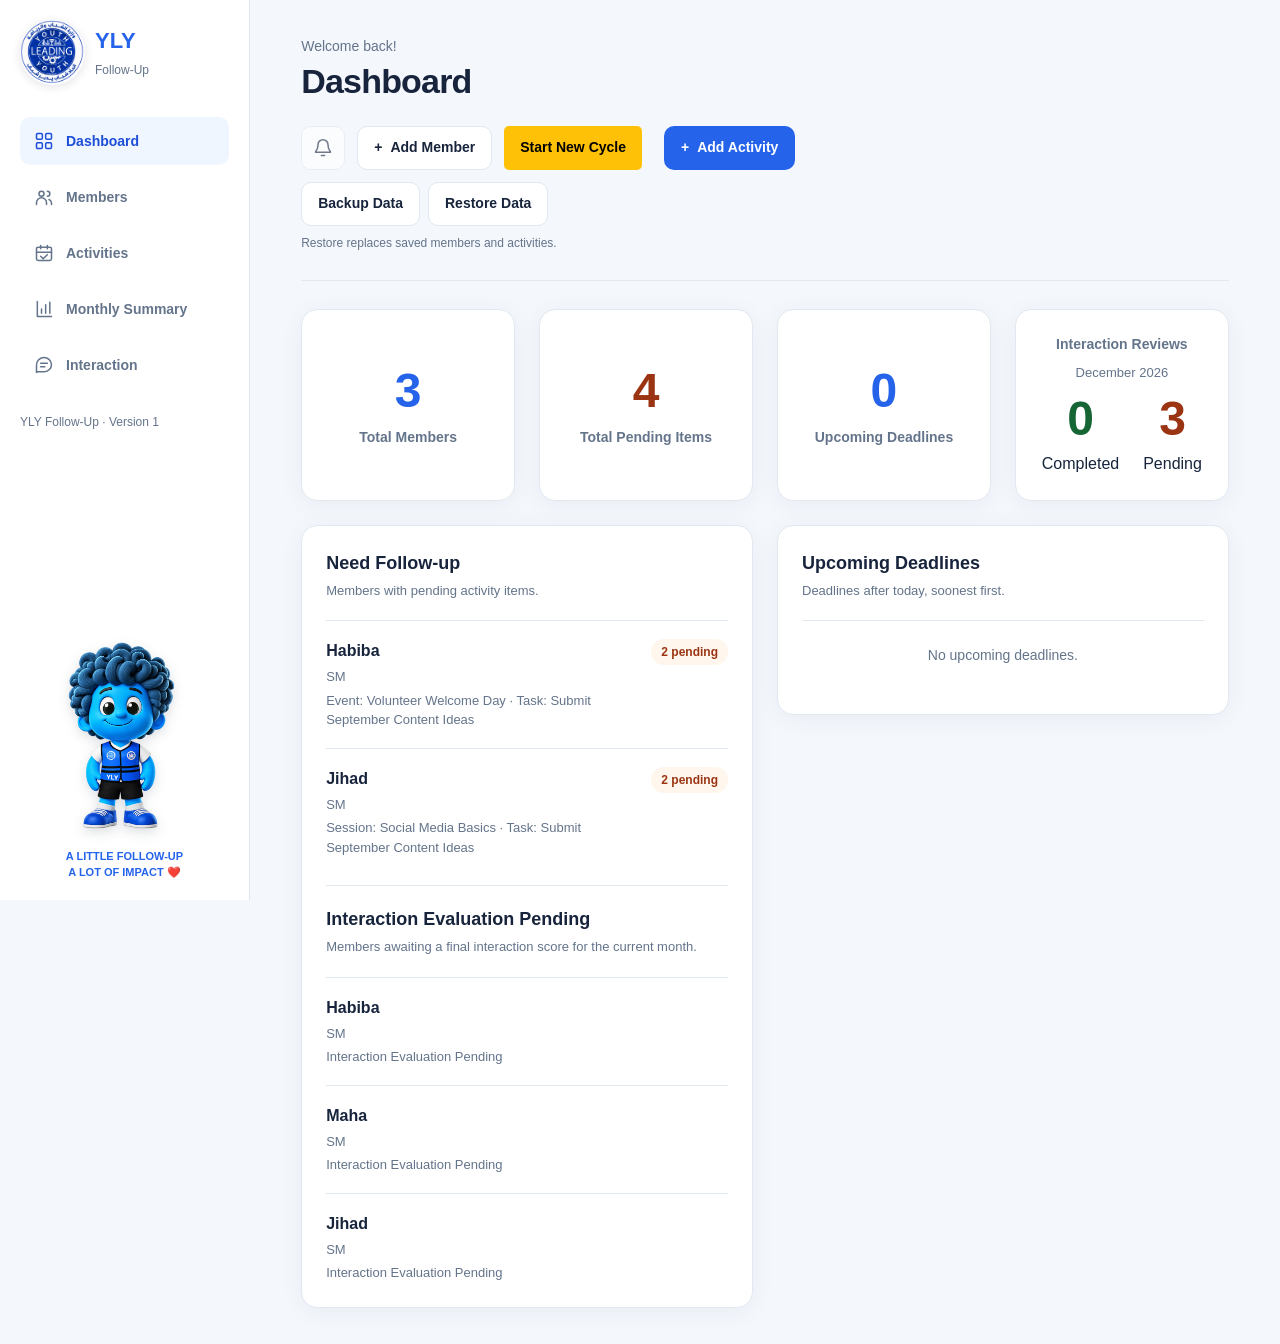
<file: index.html>
<!DOCTYPE html>
<html lang="en">
<head>
  <meta charset="UTF-8">
  <meta name="viewport" content="width=device-width, initial-scale=1.0">
  <meta name="description" content="YLY Follow-Up: keep track of members, activities, and monthly progress.">
  <title>Dashboard | YLY Follow-Up</title>
  <link rel="stylesheet" href="css/style.css">
</head>
<body>
  <a class="skip-link" href="#main-content">Skip to main content</a>

  <div class="app-shell">
    <aside class="sidebar" id="app-sidebar" aria-label="Sidebar" tabindex="-1">
      <button class="icon-button sidebar-close" id="sidebar-close" type="button" aria-label="Close navigation">&times;</button>
      <div class="sidebar-header">
        <img src="assets/images/logo.png" alt="YLY Logo" class="brand-logo">
        <div class="brand-text">
          <h2>YLY</h2>
          <span>Follow-Up</span>
        </div>
      </div>

      <nav class="sidebar-nav" aria-label="Main navigation">
        <ul class="nav-list">
          <li>
            <a class="nav-link active" href="index.html" aria-current="page">
              <svg class="icon" viewBox="0 0 24 24" aria-hidden="true" focusable="false"><rect x="3" y="3" width="7" height="7" rx="1.5"/><rect x="14" y="3" width="7" height="7" rx="1.5"/><rect x="3" y="14" width="7" height="7" rx="1.5"/><rect x="14" y="14" width="7" height="7" rx="1.5"/></svg>
              <span>Dashboard</span>
            </a>
          </li>
          <li>
            <a class="nav-link" href="members.html">
              <svg class="icon" viewBox="0 0 24 24" aria-hidden="true" focusable="false"><circle cx="9" cy="8" r="3"/><path d="M3 21v-2a6 6 0 0 1 12 0v2M16 5a3 3 0 0 1 0 6M18 15a5 5 0 0 1 3 4v2"/></svg>
              <span>Members</span>
            </a>
          </li>
          <li>
            <a class="nav-link" href="activities.html">
              <svg class="icon" viewBox="0 0 24 24" aria-hidden="true" focusable="false"><rect x="3" y="5" width="18" height="16" rx="2"/><path d="M16 3v4M8 3v4M3 11h18m-13 5 3 3 5-5"/></svg>
              <span>Activities</span>
            </a>
          </li>
          <li>
            <a class="nav-link" href="monthly-summary.html">
              <svg class="icon" viewBox="0 0 24 24" aria-hidden="true" focusable="false"><path d="M4 3v18h17M9 17v-5m5 5V7m5 10V4"/></svg>
              <span>Monthly Summary</span>
            </a>
          </li>
          <li>
            <a class="nav-link" href="interaction.html">
              <svg class="icon" viewBox="0 0 24 24" aria-hidden="true" focusable="false"><path d="M21 11.5a8.5 8.5 0 0 1-8.5 8.5H4l-1 1v-8.5A8.5 8.5 0 1 1 21 11.5Z"/><path d="M8 10h8m-8 4h5"/></svg>
              <span>Interaction</span>
            </a>
          </li>
        </ul>
      </nav>

      <p class="sidebar-footer">YLY Follow-Up &middot; Version 1</p>
      <div class="sidebar-mascot">
        <img src="assets/images/bello.png" alt="Bello Mascot" class="bello-img">
        <p>A LITTLE FOLLOW-UP<br>A LOT OF IMPACT ❤️</p>
      </div>
    </aside>
    <div class="sidebar-backdrop" id="sidebar-backdrop" aria-hidden="true" hidden></div>

    <main class="main-content" id="main-content" tabindex="-1" aria-labelledby="dashboard-title">
      <header class="top-header">
        <div class="header-title-group">
          <button class="icon-button menu-toggle" id="menu-toggle" type="button" aria-label="Open navigation" aria-controls="app-sidebar" aria-expanded="false">
            <span aria-hidden="true">☰</span>
          </button>
          <div>
            <p class="greeting">Welcome back!</p>
            <h1 class="page-title" id="dashboard-title">Dashboard</h1>
          </div>
        </div>

        <div class="header-actions">
          <!-- Enable when notification behavior is implemented. -->
          <button class="icon-button" type="button" aria-label="Notifications (coming soon)" title="Notifications coming soon" disabled>
            <svg class="icon" viewBox="0 0 24 24" aria-hidden="true" focusable="false"><path d="M18 8a6 6 0 0 0-12 0c0 7-3 7-3 9h18c0-2-3-2-3-9M10 21h4"/></svg>
          </button>
          <!-- These links are entry points for the future add forms. -->
          <a class="btn btn-secondary" href="members.html#add-member">
            <span aria-hidden="true">+</span> Add Member
          </a>
          <button id="start-cycle-btn" type="button" class="btn btn-secondary" style="background: #ffc107; color: #000; border: none; padding: 8px 16px; border-radius: 5px; cursor: pointer; font-weight: bold; margin-right: 10px;">Start New Cycle</button>
          <a class="btn btn-primary" href="activities.html#add-activity">
            <span aria-hidden="true">+</span> Add Activity
          </a>
          <div class="backup-controls" role="group" aria-label="Data backup and restore">
            <button class="btn btn-secondary" id="backup-data-btn" type="button">Backup Data</button>
            <button class="btn btn-secondary" id="restore-data-btn" type="button" aria-describedby="restore-note">Restore Data</button>
            <input id="restore-file" type="file" accept=".json" hidden>
            <p class="backup-note" id="restore-note">Restore replaces saved members and activities.</p>
          </div>
        </div>
      </header>

      <div id="dashboard-content">
        <p class="backup-status" id="backup-status" role="status" aria-live="polite"></p>
        <p class="dashboard-error" id="backup-error" role="alert" hidden></p>
        <p id="dashboard-error" class="dashboard-error" role="alert" hidden></p>

        <section class="dashboard-stats dashboard-stats--reviews" aria-label="Dashboard statistics">
          <article class="stat-card" aria-labelledby="total-members-label">
            <p class="stat-number" id="total-members">&mdash;</p>
            <h2 class="stat-label" id="total-members-label">Total Members</h2>
          </article>
          <article class="stat-card stat-card--pending" aria-labelledby="pending-items-label">
            <p class="stat-number" id="total-pending-items">&mdash;</p>
            <h2 class="stat-label" id="pending-items-label">Total Pending Items</h2>
          </article>
          <article class="stat-card" aria-labelledby="upcoming-deadlines-label">
            <p class="stat-number" id="upcoming-deadlines-count">&mdash;</p>
            <h2 class="stat-label" id="upcoming-deadlines-label">Upcoming Deadlines</h2>
          </article>
          <article class="stat-card interaction-review-card" aria-labelledby="interaction-reviews-label">
            <h2 class="stat-label" id="interaction-reviews-label">Interaction Reviews</h2>
            <p class="card-subtitle" id="interaction-review-month"></p>
            <div class="interaction-review-counts">
              <div><p class="stat-number" id="interaction-completed-count">&mdash;</p><p>Completed</p></div>
              <div><p class="stat-number" id="interaction-pending-count">&mdash;</p><p>Pending</p></div>
            </div>
          </article>
        </section>

        <div class="dashboard-columns">
          <section class="list-card" aria-labelledby="follow-up-title">
            <h2 class="card-title" id="follow-up-title">Need Follow-up</h2>
            <p class="card-subtitle">Members with pending activity items.</p>
            <ul class="dashboard-list" id="follow-up-list"></ul>
            <section class="dashboard-interaction-follow-up" aria-labelledby="interaction-follow-up-title">
              <h3 class="card-title" id="interaction-follow-up-title">Interaction Evaluation Pending</h3>
              <p class="card-subtitle">Members awaiting a final interaction score for the current month.</p>
              <p class="dashboard-error" id="dashboard-interaction-error" role="alert" hidden></p>
              <ul class="dashboard-list" id="interaction-follow-up-list"></ul>
            </section>
          </section>
          <section class="list-card" aria-labelledby="deadlines-title">
            <h2 class="card-title" id="deadlines-title">Upcoming Deadlines</h2>
            <p class="card-subtitle">Deadlines after today, soonest first.</p>
            <ul class="dashboard-list" id="upcoming-deadlines-list"></ul>
          </section>
        </div>

        <noscript>
          <p class="dashboard-error">Enable JavaScript to view your dashboard.</p>
        </noscript>
      </div>
    </main>
  </div>
  <script src="js/layout.js"></script>
  <script src="js/data.js"></script>
  <script src="js/interaction-data.js"></script>
  <script src="js/dashboard.js"></script>
</body>
</html>
</file>
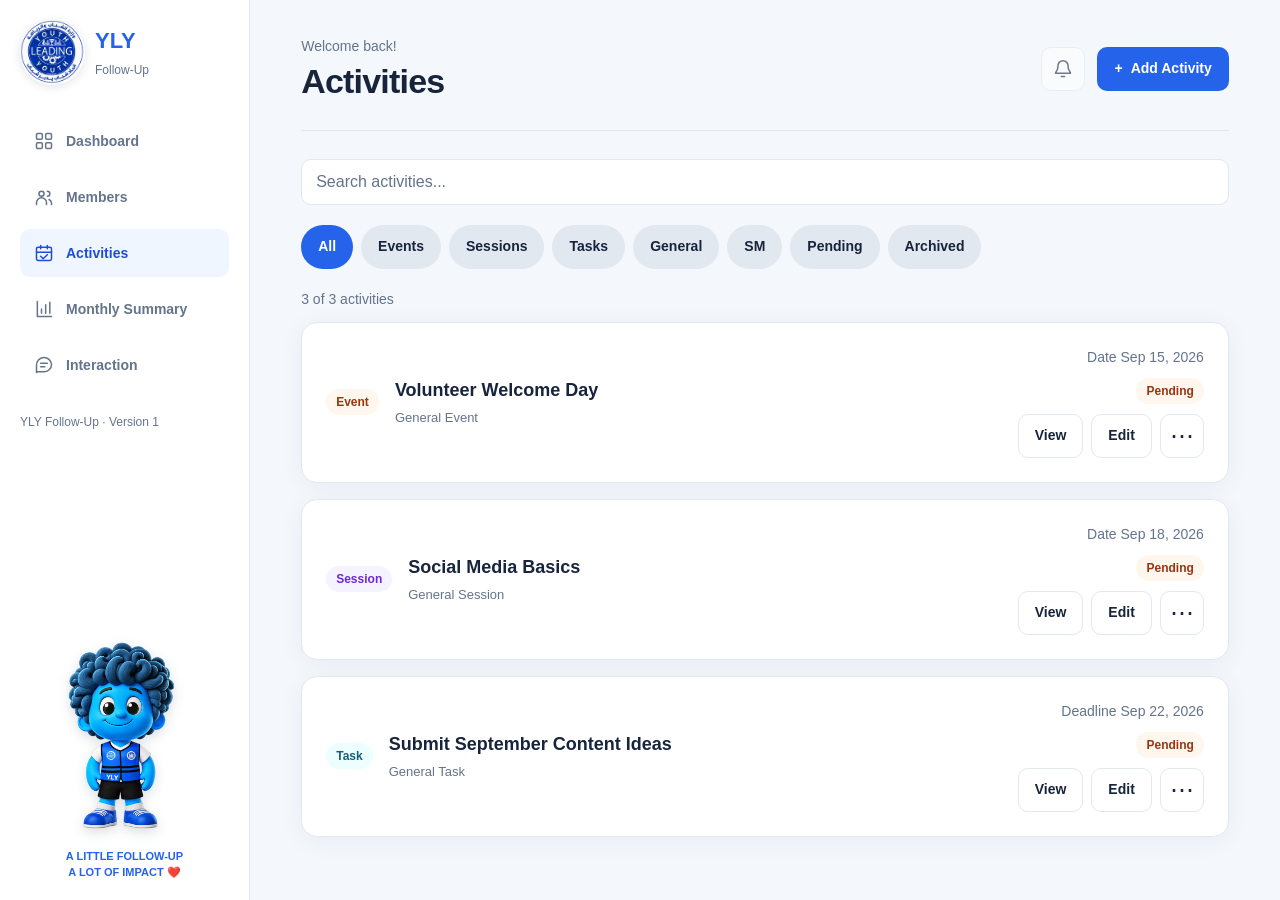
<file: activities.html>
<!DOCTYPE html>
<html lang="en">
<head>
  <meta charset="UTF-8">
  <meta name="viewport" content="width=device-width, initial-scale=1.0">
  <meta name="description" content="Search and manage events, sessions, and tasks in YLY Follow-Up.">
  <title>Activities | YLY Follow-Up</title>
  <link rel="stylesheet" href="css/style.css">
</head>
<body>
  <a class="skip-link" href="#main-content">Skip to main content</a>

  <div class="app-shell">
    <aside class="sidebar" id="app-sidebar" aria-label="Sidebar" tabindex="-1">
      <button class="icon-button sidebar-close" id="sidebar-close" type="button" aria-label="Close navigation">&times;</button>
      <div class="sidebar-header">
        <img src="assets/images/logo.png" alt="YLY Logo" class="brand-logo">
        <div class="brand-text">
          <h2>YLY</h2>
          <span>Follow-Up</span>
        </div>
      </div>

      <nav class="sidebar-nav" aria-label="Main navigation">
        <ul class="nav-list">
          <li>
            <a class="nav-link" href="index.html">
              <svg class="icon" viewBox="0 0 24 24" aria-hidden="true" focusable="false"><rect x="3" y="3" width="7" height="7" rx="1.5"/><rect x="14" y="3" width="7" height="7" rx="1.5"/><rect x="3" y="14" width="7" height="7" rx="1.5"/><rect x="14" y="14" width="7" height="7" rx="1.5"/></svg>
              <span>Dashboard</span>
            </a>
          </li>
          <li>
            <a class="nav-link" href="members.html">
              <svg class="icon" viewBox="0 0 24 24" aria-hidden="true" focusable="false"><circle cx="9" cy="8" r="3"/><path d="M3 21v-2a6 6 0 0 1 12 0v2M16 5a3 3 0 0 1 0 6M18 15a5 5 0 0 1 3 4v2"/></svg>
              <span>Members</span>
            </a>
          </li>
          <li>
            <a class="nav-link active" href="activities.html" aria-current="page">
              <svg class="icon" viewBox="0 0 24 24" aria-hidden="true" focusable="false"><rect x="3" y="5" width="18" height="16" rx="2"/><path d="M16 3v4M8 3v4M3 11h18m-13 5 3 3 5-5"/></svg>
              <span>Activities</span>
            </a>
          </li>
          <li>
            <a class="nav-link" href="monthly-summary.html">
              <svg class="icon" viewBox="0 0 24 24" aria-hidden="true" focusable="false"><path d="M4 3v18h17M9 17v-5m5 5V7m5 10V4"/></svg>
              <span>Monthly Summary</span>
            </a>
          </li>
          <li>
            <a class="nav-link" href="interaction.html">
              <svg class="icon" viewBox="0 0 24 24" aria-hidden="true" focusable="false"><path d="M21 11.5a8.5 8.5 0 0 1-8.5 8.5H4l-1 1v-8.5A8.5 8.5 0 1 1 21 11.5Z"/><path d="M8 10h8m-8 4h5"/></svg>
              <span>Interaction</span>
            </a>
          </li>
        </ul>
      </nav>

      <p class="sidebar-footer">YLY Follow-Up &middot; Version 1</p>
      <div class="sidebar-mascot">
        <img src="assets/images/bello.png" alt="Bello Mascot" class="bello-img">
        <p>A LITTLE FOLLOW-UP<br>A LOT OF IMPACT ❤️</p>
      </div>
    </aside>
    <div class="sidebar-backdrop" id="sidebar-backdrop" aria-hidden="true" hidden></div>

    <main class="main-content" id="main-content" tabindex="-1" aria-labelledby="activities-title">
      <header class="top-header">
        <div class="header-title-group">
          <button class="icon-button menu-toggle" id="menu-toggle" type="button" aria-label="Open navigation" aria-controls="app-sidebar" aria-expanded="false">
            <span aria-hidden="true">☰</span>
          </button>
          <div>
            <p class="greeting">Welcome back!</p>
            <h1 class="page-title" id="activities-title">Activities</h1>
          </div>
        </div>
        <div class="header-actions">
          <button class="icon-button" type="button" aria-label="Notifications (coming soon)" title="Notifications coming soon" disabled>
            <svg class="icon" viewBox="0 0 24 24" aria-hidden="true" focusable="false"><path d="M18 8a6 6 0 0 0-12 0c0 7-3 7-3 9h18c0-2-3-2-3-9M10 21h4"/></svg>
          </button>
          <button class="btn btn-primary" id="add-activity-button" type="button">
            <span aria-hidden="true">+</span> Add Activity
          </button>
        </div>
      </header>

      <section class="activities-content" aria-label="Activity directory">
        <div class="toolbar">
          <div class="search-field">
            <label class="sr-only" for="activity-search">Search activities by name</label>
            <input class="search-input" id="activity-search" type="search" placeholder="Search activities..." autocomplete="off" aria-controls="activities-list">
          </div>
          <div class="activity-filters" role="group" aria-label="Filter activities">
            <button class="filter-pill active" type="button" data-filter="All" aria-pressed="true" aria-controls="activities-list">All</button>
            <button class="filter-pill" type="button" data-filter="Events" aria-pressed="false" aria-controls="activities-list">Events</button>
            <button class="filter-pill" type="button" data-filter="Sessions" aria-pressed="false" aria-controls="activities-list">Sessions</button>
            <button class="filter-pill" type="button" data-filter="Tasks" aria-pressed="false" aria-controls="activities-list">Tasks</button>
            <button class="filter-pill" type="button" data-filter="General" aria-pressed="false" aria-controls="activities-list">General</button>
            <button class="filter-pill" type="button" data-filter="SM" aria-pressed="false" aria-controls="activities-list">SM</button>
            <button class="filter-pill" type="button" data-filter="Pending" aria-pressed="false" aria-controls="activities-list">Pending</button>
            <button class="filter-pill" type="button" data-filter="Archived" aria-pressed="false" aria-controls="activities-list">Archived</button>
          </div>
        </div>

        <p class="activities-error" id="activities-error" role="alert" hidden></p>
        <p class="activity-count" id="activity-count" role="status" aria-live="polite" aria-atomic="true"></p>
        <div class="activities-list" id="activities-list"></div>

        <noscript>
          <p class="activities-error">Enable JavaScript to view and manage activities.</p>
        </noscript>
      </section>
    </main>
  </div>

  <dialog class="activity-dialog" id="activity-dialog" aria-labelledby="activity-dialog-title">
    <div class="activity-dialog-header">
      <h2 class="activity-dialog-title" id="activity-dialog-title">Add Activity</h2>
      <button class="icon-button" id="activity-close-button" type="button" aria-label="Close activity dialog">&times;</button>
    </div>
    <form id="activity-form">
      <p class="activity-form-error" id="activity-form-error" role="alert" hidden></p>
      <fieldset class="activity-metadata-fieldset" id="activity-metadata-fieldset">
        <legend class="sr-only">Activity details</legend>
        <div class="activity-form-grid">
        <div class="form-field form-field--full">
          <label for="activity-name">Activity name</label>
          <input class="form-input" id="activity-name" name="name" type="text" maxlength="160" required>
        </div>
        <div class="form-field">
          <label for="activity-type">Type</label>
          <select class="form-input" id="activity-type" name="type" required>
            <option value="Event">Event</option>
            <option value="Session">Session</option>
            <option value="Task">Task</option>
          </select>
        </div>
        <div class="form-field">
          <label for="activity-source">Committee / source</label>
          <select class="form-input" id="activity-source" name="source" required>
            <option value="General">General</option>
            <option value="SM">SM</option>
          </select>
        </div>
        <div class="form-field">
          <label for="activity-date">Activity date</label>
          <input class="form-input" id="activity-date" name="date" type="date" required>
        </div>
        <div class="form-field">
          <label for="activity-deadline">Deadline</label>
          <input class="form-input" id="activity-deadline" name="deadline" type="date" required>
        </div>
        <div class="form-field">
          <span id="activity-proof-label">Proof required?</span>
          <div class="activity-requirements" role="radiogroup" aria-labelledby="activity-proof-label">
            <label class="checkbox-field" for="activity-proof-not-required">
              <input id="activity-proof-not-required" name="proofRequired" type="radio" value="no" checked> No
            </label>
            <label class="checkbox-field" for="activity-proof-required">
              <input id="activity-proof-required" name="proofRequired" type="radio" value="yes"> Yes
            </label>
          </div>
        </div>
        <div class="form-field" id="activity-proof-type-field" hidden>
          <label for="activity-proof-type">Proof type</label>
          <select class="form-input" id="activity-proof-type" name="proofType" disabled>
            <option value="screenshot">Screenshot</option>
            <option value="form_confirmation">Form Confirmation</option>
          </select>
        </div>
        <fieldset class="activity-target-fieldset form-field--full">
          <legend>Target members (optional)</legend>
          <div class="activity-member-options" id="activity-target-members"></div>
        </fieldset>
        </div>
      </fieldset>
      <div class="activity-dialog-actions">
        <button class="btn btn-secondary" id="activity-cancel-button" type="button">Cancel</button>
        <button class="btn btn-primary" id="activity-save-button" type="submit">Add Activity</button>
      </div>
    </form>
  </dialog>

  <dialog class="member-dialog confirm-dialog" id="activity-delete-dialog" aria-labelledby="activity-delete-title" aria-describedby="activity-delete-message">
    <div class="member-dialog-header">
      <h2 class="member-dialog-title" id="activity-delete-title">Delete Activity</h2>
      <button class="icon-button" id="activity-delete-close" type="button" aria-label="Cancel activity deletion">&times;</button>
    </div>
    <p id="activity-delete-message"></p>
    <p class="activity-form-error" id="activity-delete-error" role="alert" hidden></p>
    <div class="confirm-actions">
      <button class="btn btn-secondary" id="activity-delete-cancel" type="button">Cancel</button>
      <button class="btn btn-primary" id="activity-delete-archive" type="button" hidden>Archive</button>
      <button class="btn btn-danger" id="activity-delete-confirm" type="button">Delete</button>
    </div>
  </dialog>

  <script src="js/layout.js"></script>
  <script src="js/data.js"></script>
  <script src="js/activities.js"></script>
</body>
</html>
</file>
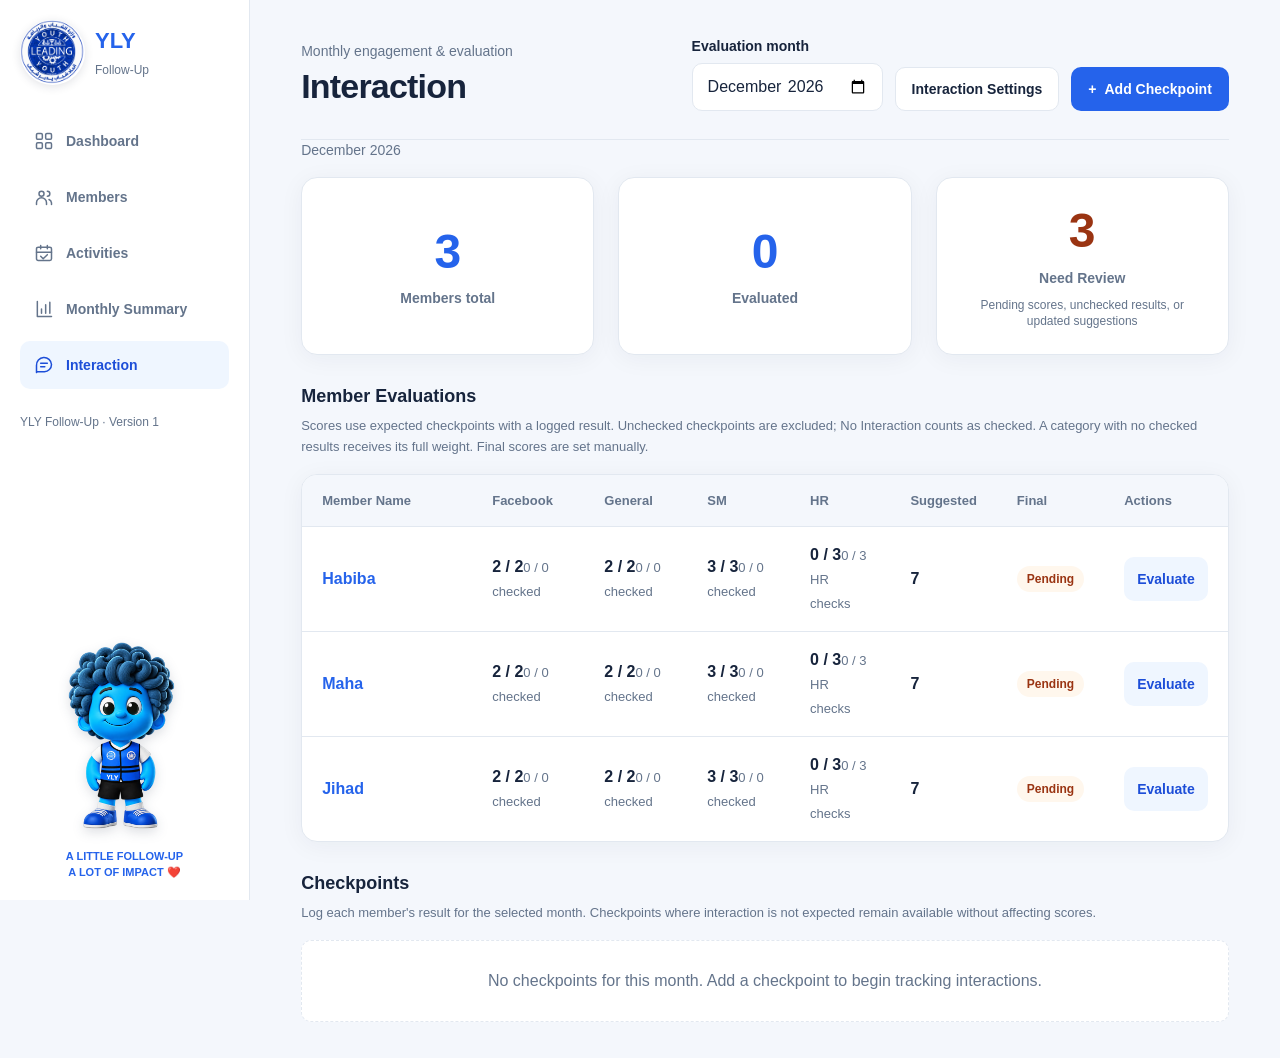
<file: interaction.html>
<!DOCTYPE html>
<html lang="en">
<head>
  <meta charset="UTF-8">
  <meta name="viewport" content="width=device-width, initial-scale=1.0">
  <meta name="description" content="Record monthly interaction checkpoints and review YLY member evaluations.">
  <title>Interaction | YLY Follow-Up</title>
  <link rel="stylesheet" href="css/style.css">
</head>
<body>
  <a class="skip-link" href="#main-content">Skip to main content</a>

  <div class="app-shell">
    <aside class="sidebar" id="app-sidebar" aria-label="Sidebar" tabindex="-1">
      <button class="icon-button sidebar-close" id="sidebar-close" type="button" aria-label="Close navigation">&times;</button>
      <div class="sidebar-header">
        <img src="assets/images/logo.png" alt="YLY Logo" class="brand-logo">
        <div class="brand-text">
          <h2>YLY</h2>
          <span>Follow-Up</span>
        </div>
      </div>

      <nav class="sidebar-nav" aria-label="Main navigation">
        <ul class="nav-list">
          <li>
            <a class="nav-link" href="index.html">
              <svg class="icon" viewBox="0 0 24 24" aria-hidden="true" focusable="false"><rect x="3" y="3" width="7" height="7" rx="1.5"/><rect x="14" y="3" width="7" height="7" rx="1.5"/><rect x="3" y="14" width="7" height="7" rx="1.5"/><rect x="14" y="14" width="7" height="7" rx="1.5"/></svg>
              <span>Dashboard</span>
            </a>
          </li>
          <li>
            <a class="nav-link" href="members.html">
              <svg class="icon" viewBox="0 0 24 24" aria-hidden="true" focusable="false"><circle cx="9" cy="8" r="3"/><path d="M3 21v-2a6 6 0 0 1 12 0v2M16 5a3 3 0 0 1 0 6M18 15a5 5 0 0 1 3 4v2"/></svg>
              <span>Members</span>
            </a>
          </li>
          <li>
            <a class="nav-link" href="activities.html">
              <svg class="icon" viewBox="0 0 24 24" aria-hidden="true" focusable="false"><rect x="3" y="5" width="18" height="16" rx="2"/><path d="M16 3v4M8 3v4M3 11h18m-13 5 3 3 5-5"/></svg>
              <span>Activities</span>
            </a>
          </li>
          <li>
            <a class="nav-link" href="monthly-summary.html">
              <svg class="icon" viewBox="0 0 24 24" aria-hidden="true" focusable="false"><path d="M4 3v18h17M9 17v-5m5 5V7m5 10V4"/></svg>
              <span>Monthly Summary</span>
            </a>
          </li>
          <li>
            <a class="nav-link active" href="interaction.html" aria-current="page">
              <svg class="icon" viewBox="0 0 24 24" aria-hidden="true" focusable="false"><path d="M21 11.5a8.5 8.5 0 0 1-8.5 8.5H4l-1 1v-8.5A8.5 8.5 0 1 1 21 11.5Z"/><path d="M8 10h8m-8 4h5"/></svg>
              <span>Interaction</span>
            </a>
          </li>
        </ul>
      </nav>

      <p class="sidebar-footer">YLY Follow-Up &middot; Version 1</p>
      <div class="sidebar-mascot">
        <img src="assets/images/bello.png" alt="Bello Mascot" class="bello-img">
        <p>A LITTLE FOLLOW-UP<br>A LOT OF IMPACT &#10084;&#65039;</p>
      </div>
    </aside>
    <div class="sidebar-backdrop" id="sidebar-backdrop" aria-hidden="true" hidden></div>

    <main class="main-content interaction-page" id="main-content" tabindex="-1" aria-labelledby="interaction-title">
      <header class="top-header">
        <div class="header-title-group">
          <button class="icon-button menu-toggle" id="menu-toggle" type="button" aria-label="Open navigation" aria-controls="app-sidebar" aria-expanded="false">
            <span aria-hidden="true">&#9776;</span>
          </button>
          <div>
            <p class="greeting">Monthly engagement &amp; evaluation</p>
            <h1 class="page-title" id="interaction-title">Interaction</h1>
          </div>
        </div>
        <div class="header-actions interaction-header-actions">
          <div class="form-field interaction-month-field">
            <label for="interaction-month">Evaluation month</label>
            <input class="form-input" type="month" id="interaction-month" value="2026-09" aria-controls="interaction-members-body checkpoint-list" required>
          </div>
          <button class="btn btn-secondary" id="interaction-settings-btn" type="button">Interaction Settings</button>
          <button class="btn btn-primary" id="add-checkpoint-btn" type="button"><span aria-hidden="true">+</span> Add Checkpoint</button>
        </div>
      </header>

      <p class="members-error" id="interaction-error" role="alert" hidden></p>
      <p class="action-notice" id="interaction-notice" role="status" aria-live="polite"></p>
      <p class="interaction-period-label" id="interaction-period-label" role="status" aria-live="polite"></p>

      <section class="dashboard-stats interaction-stats" aria-label="Interaction statistics">
        <article class="stat-card">
          <p class="stat-number" id="interaction-members-total">0</p>
          <h2 class="stat-label">Members total</h2>
        </article>
        <article class="stat-card">
          <p class="stat-number" id="interaction-evaluated-total">0</p>
          <h2 class="stat-label">Evaluated</h2>
        </article>
        <article class="stat-card stat-card--pending">
          <p class="stat-number" id="interaction-review-total">0</p>
            <h2 class="stat-label">Need Review</h2>
            <p class="interaction-stat-help">Pending scores, unchecked results, or updated suggestions</p>
        </article>
      </section>

      <section class="interaction-section" aria-labelledby="interaction-members-heading">
        <div class="interaction-section-header">
          <div>
            <h2 class="card-title" id="interaction-members-heading">Member Evaluations</h2>
            <p class="interaction-help" id="interaction-scoring-help">Scores use expected checkpoints with a logged result. Unchecked checkpoints are excluded; No Interaction counts as checked. A category with no checked results receives its full weight. Final scores are set manually.</p>
          </div>
        </div>
        <div class="members-table-container" role="region" aria-label="Member interaction evaluations" tabindex="0">
          <table class="members-table interaction-table" aria-describedby="interaction-scoring-help">
            <caption class="sr-only">Monthly interaction scores for active members</caption>
            <thead>
              <tr>
                <th scope="col">Member Name</th>
                <th scope="col">Facebook</th>
                <th scope="col">General</th>
                <th scope="col">SM</th>
                <th scope="col">HR</th>
                <th scope="col">Suggested</th>
                <th scope="col">Final</th>
                <th scope="col">Actions</th>
              </tr>
            </thead>
            <tbody id="interaction-members-body"></tbody>
          </table>
        </div>
      </section>

      <section class="interaction-section" aria-labelledby="checkpoints-heading">
        <div class="interaction-section-header">
          <div>
            <h2 class="card-title" id="checkpoints-heading">Checkpoints</h2>
            <p class="interaction-help">Log each member's result for the selected month. Checkpoints where interaction is not expected remain available without affecting scores.</p>
          </div>
        </div>
        <div class="interaction-checkpoint-list" id="checkpoint-list"></div>
      </section>

      <noscript>
        <p class="members-error">Enable JavaScript to record interactions and evaluate members.</p>
      </noscript>
    </main>
  </div>

  <dialog class="member-dialog interaction-dialog" id="interaction-settings-dialog" aria-labelledby="interaction-settings-title" aria-describedby="interaction-settings-help">
    <div class="member-dialog-header">
      <h2 class="member-dialog-title" id="interaction-settings-title">Interaction Settings</h2>
      <button class="icon-button" type="button" data-close-dialog="interaction-settings-dialog" aria-label="Close interaction settings">&times;</button>
    </div>
    <form id="interaction-settings-form" novalidate>
      <p class="interaction-help" id="interaction-settings-help">Choose the maximum points for each category. Weights must total 10.</p>
      <p class="member-form-error" id="settings-error" role="alert" hidden></p>
      <div class="interaction-weight-grid">
        <div class="form-field">
          <label for="weight-fb">Facebook</label>
          <input class="form-input" id="weight-fb" name="fb" type="number" min="0" max="10" step="1" value="2" required>
        </div>
        <div class="form-field">
          <label for="weight-general">General</label>
          <input class="form-input" id="weight-general" name="general" type="number" min="0" max="10" step="1" value="2" required>
        </div>
        <div class="form-field">
          <label for="weight-sm">SM</label>
          <input class="form-input" id="weight-sm" name="sm" type="number" min="0" max="10" step="1" value="3" required>
        </div>
        <div class="form-field">
          <label for="weight-hr">HR</label>
          <input class="form-input" id="weight-hr" name="hr" type="number" min="0" max="10" step="1" value="3" required>
        </div>
      </div>
      <p class="interaction-weights-total" id="weights-total" role="status" aria-live="polite">Total: 10 / 10</p>
      <p class="interaction-help">With the default HR weight of 3, each checked HR item earns 1 point. When its weight changes, the three items share that weight equally.</p>
      <div class="member-dialog-actions">
        <button class="btn btn-secondary" type="button" data-close-dialog="interaction-settings-dialog">Cancel</button>
        <button class="btn btn-primary" id="settings-save" type="submit">Save Settings</button>
      </div>
    </form>
  </dialog>

  <dialog class="member-dialog interaction-dialog" id="checkpoint-dialog" aria-labelledby="checkpoint-dialog-title">
    <div class="member-dialog-header">
      <h2 class="member-dialog-title" id="checkpoint-dialog-title">Add Checkpoint</h2>
      <button class="icon-button" type="button" data-close-dialog="checkpoint-dialog" aria-label="Close checkpoint dialog">&times;</button>
    </div>
    <form id="checkpoint-form" novalidate>
      <p class="member-form-error" id="checkpoint-error" role="alert" hidden></p>
      <div class="interaction-form-fields">
        <div class="form-field">
          <label for="checkpoint-type">Type</label>
          <select class="form-input" id="checkpoint-type" name="type" required>
            <option value="Facebook">Facebook</option>
            <option value="General">General</option>
            <option value="SM">SM</option>
          </select>
        </div>
        <div class="form-field">
          <label for="checkpoint-title">Title</label>
          <input class="form-input" id="checkpoint-title" name="title" type="text" maxlength="160" required>
        </div>
        <div class="form-field">
          <label for="checkpoint-date">Date</label>
          <input class="form-input" id="checkpoint-date" name="date" type="date" aria-describedby="checkpoint-date-help" required>
          <p class="interaction-help" id="checkpoint-date-help">The date determines the checkpoint's month. Adding it opens that month.</p>
        </div>
        <div class="form-field">
          <label for="checkpoint-expected">Interaction expected?</label>
          <select class="form-input" id="checkpoint-expected" name="interactionExpected" aria-describedby="checkpoint-expected-help" required>
            <option value="Yes">Yes</option>
            <option value="No">No</option>
          </select>
          <p class="interaction-help" id="checkpoint-expected-help">Only checkpoints marked Yes contribute to engagement scores.</p>
        </div>
      </div>
      <div class="member-dialog-actions">
        <button class="btn btn-secondary" type="button" data-close-dialog="checkpoint-dialog">Cancel</button>
        <button class="btn btn-primary" id="checkpoint-save" type="submit">Add Checkpoint</button>
      </div>
    </form>
  </dialog>

  <dialog class="member-dialog interaction-dialog interaction-dialog--wide" id="interaction-log-dialog" aria-labelledby="interaction-log-title" aria-describedby="interaction-log-help">
    <div class="member-dialog-header">
      <h2 class="member-dialog-title" id="interaction-log-title">Log Interactions</h2>
      <button class="icon-button" type="button" data-close-dialog="interaction-log-dialog" aria-label="Close interaction log">&times;</button>
    </div>
    <form id="interaction-log-form" novalidate>
      <p class="interaction-help" id="interaction-log-help">Choose a result for each active member. Leave Unchecked until reviewed; choose No Interaction when checked with no engagement.</p>
      <p class="member-form-error" id="interaction-log-error" role="alert" hidden></p>
      <div class="interaction-log-members" id="interaction-log-members"></div>
      <div class="member-dialog-actions">
        <button class="btn btn-secondary" type="button" data-close-dialog="interaction-log-dialog">Cancel</button>
        <button class="btn btn-primary" id="interaction-log-save" type="submit">Save Interactions</button>
      </div>
    </form>
  </dialog>

  <dialog class="member-dialog interaction-dialog interaction-dialog--wide" id="evaluation-dialog" aria-labelledby="evaluation-title">
    <div class="member-dialog-header">
      <h2 class="member-dialog-title" id="evaluation-title">Evaluate Member</h2>
      <button class="icon-button" type="button" data-close-dialog="evaluation-dialog" aria-label="Close member evaluation">&times;</button>
    </div>
    <form id="evaluation-form" novalidate>
      <p class="member-form-error" id="evaluation-error" role="alert" hidden></p>
      <p class="interaction-review-note" id="evaluation-review-note" role="status" hidden></p>
      <section aria-labelledby="evaluation-checkpoints-title">
        <h3 class="interaction-subheading" id="evaluation-checkpoints-title">Checkpoint Progress</h3>
        <p class="interaction-help">Interacted / Total Checked for expected checkpoints in this month.</p>
        <div class="interaction-breakdown" id="evaluation-breakdown"></div>
      </section>
      <fieldset class="interaction-hr-fieldset" aria-describedby="evaluation-hr-help">
        <legend>HR Evaluation</legend>
        <p class="interaction-help" id="evaluation-hr-help">At the default HR weight, each checked item earns 1 point.</p>
        <label class="checkbox-field" for="hr-responds"><input id="hr-responds" name="responds" type="checkbox">Responds to follow-up</label>
        <label class="checkbox-field" for="hr-proofs"><input id="hr-proofs" name="proofs" type="checkbox">Sends required proofs</label>
        <label class="checkbox-field" for="hr-proper-comm"><input id="hr-proper-comm" name="properComm" type="checkbox">Communicates properly</label>
      </fieldset>
      <div class="interaction-suggested">
        <span>Suggested Score</span>
        <p><strong id="evaluation-suggested" aria-live="polite">0</strong><span> / 10</span></p>
      </div>
      <div class="interaction-form-fields">
        <div class="form-field">
          <label for="evaluation-final">Final Interaction Score</label>
          <select class="form-input" id="evaluation-final" name="finalScore" aria-describedby="evaluation-final-help">
            <option value="">Pending</option>
            <option value="0">0</option>
            <option value="1">1</option>
            <option value="2">2</option>
            <option value="3">3</option>
            <option value="4">4</option>
            <option value="5">5</option>
            <option value="6">6</option>
            <option value="7">7</option>
            <option value="8">8</option>
            <option value="9">9</option>
            <option value="10">10</option>
          </select>
          <p class="interaction-help" id="evaluation-final-help">Choose a whole number from 0 to 10 to save. Cancel to leave the existing evaluation unchanged.</p>
        </div>
        <div class="form-field">
          <label for="evaluation-note">Evaluation Note</label>
          <textarea class="form-input" id="evaluation-note" name="note" rows="4" maxlength="2000" placeholder="Add context for this evaluation..."></textarea>
        </div>
      </div>
      <div class="member-dialog-actions">
        <button class="btn btn-secondary" type="button" data-close-dialog="evaluation-dialog">Cancel</button>
        <button class="btn btn-primary" id="evaluation-save" type="submit">Save Evaluation</button>
      </div>
    </form>
  </dialog>

  <script src="js/layout.js"></script>
  <script src="js/data.js"></script>
  <script src="js/interaction-data.js"></script>
  <script src="js/interaction.js"></script>
</body>
</html>
</file>
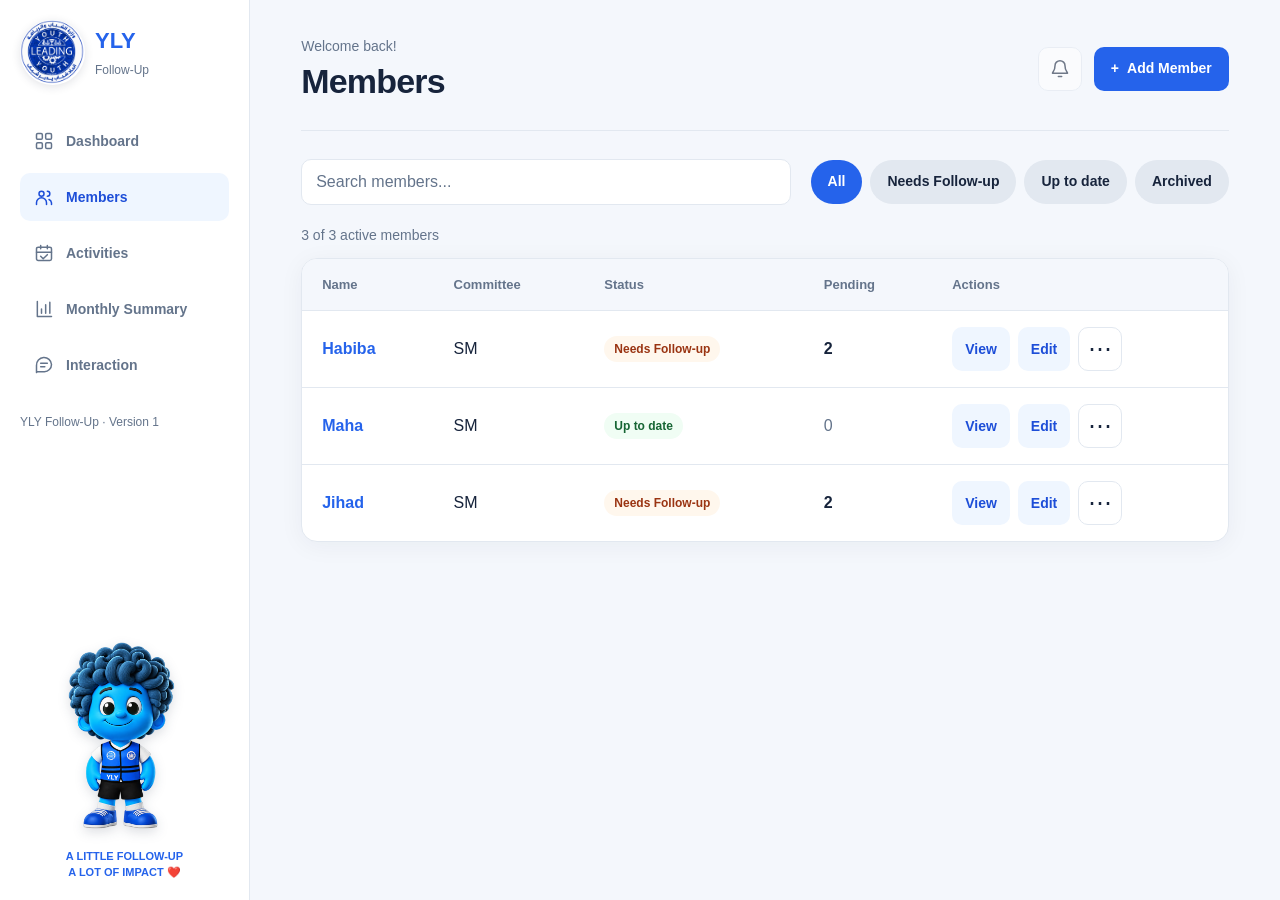
<file: member-details.html>
<!DOCTYPE html>
<html lang="en">
<head>
  <meta charset="UTF-8">
  <meta name="viewport" content="width=device-width, initial-scale=1.0">
  <meta name="description" content="View a member's profile, activity progress, and follow-up items in YLY Follow-Up.">
  <title>Member Details | YLY Follow-Up</title>
  <link rel="stylesheet" href="css/style.css">
</head>
<body>
  <a class="skip-link" href="#main-content">Skip to main content</a>

  <div class="app-shell">
    <aside class="sidebar" id="app-sidebar" aria-label="Sidebar" tabindex="-1">
      <button class="icon-button sidebar-close" id="sidebar-close" type="button" aria-label="Close navigation">&times;</button>
      <div class="sidebar-header">
        <img src="assets/images/logo.png" alt="YLY Logo" class="brand-logo">
        <div class="brand-text">
          <h2>YLY</h2>
          <span>Follow-Up</span>
        </div>
      </div>

      <nav class="sidebar-nav" aria-label="Main navigation">
        <ul class="nav-list">
          <li>
            <a class="nav-link" href="index.html">
              <svg class="icon" viewBox="0 0 24 24" aria-hidden="true" focusable="false"><rect x="3" y="3" width="7" height="7" rx="1.5"/><rect x="14" y="3" width="7" height="7" rx="1.5"/><rect x="3" y="14" width="7" height="7" rx="1.5"/><rect x="14" y="14" width="7" height="7" rx="1.5"/></svg>
              <span>Dashboard</span>
            </a>
          </li>
          <li>
            <a class="nav-link active" href="members.html" aria-current="location">
              <svg class="icon" viewBox="0 0 24 24" aria-hidden="true" focusable="false"><circle cx="9" cy="8" r="3"/><path d="M3 21v-2a6 6 0 0 1 12 0v2M16 5a3 3 0 0 1 0 6M18 15a5 5 0 0 1 3 4v2"/></svg>
              <span>Members</span>
            </a>
          </li>
          <li>
            <a class="nav-link" href="activities.html">
              <svg class="icon" viewBox="0 0 24 24" aria-hidden="true" focusable="false"><rect x="3" y="5" width="18" height="16" rx="2"/><path d="M16 3v4M8 3v4M3 11h18m-13 5 3 3 5-5"/></svg>
              <span>Activities</span>
            </a>
          </li>
          <li>
            <a class="nav-link" href="monthly-summary.html">
              <svg class="icon" viewBox="0 0 24 24" aria-hidden="true" focusable="false"><path d="M4 3v18h17M9 17v-5m5 5V7m5 10V4"/></svg>
              <span>Monthly Summary</span>
            </a>
          </li>
          <li>
            <a class="nav-link" href="interaction.html">
              <svg class="icon" viewBox="0 0 24 24" aria-hidden="true" focusable="false"><path d="M21 11.5a8.5 8.5 0 0 1-8.5 8.5H4l-1 1v-8.5A8.5 8.5 0 1 1 21 11.5Z"/><path d="M8 10h8m-8 4h5"/></svg>
              <span>Interaction</span>
            </a>
          </li>
        </ul>
      </nav>

      <p class="sidebar-footer">YLY Follow-Up &middot; Version 1</p>
      <div class="sidebar-mascot">
        <img src="assets/images/bello.png" alt="Bello Mascot" class="bello-img">
        <p>A LITTLE FOLLOW-UP<br>A LOT OF IMPACT ❤️</p>
      </div>
    </aside>
    <div class="sidebar-backdrop" id="sidebar-backdrop" aria-hidden="true" hidden></div>

    <main class="main-content" id="main-content" tabindex="-1" aria-labelledby="profile-name">
      <header class="top-header profile-page-header">
          <button class="icon-button menu-toggle" id="menu-toggle" type="button" aria-label="Open navigation" aria-controls="app-sidebar" aria-expanded="false">
            <span aria-hidden="true">☰</span>
          </button>
        <a class="back-link" href="members.html"><span aria-hidden="true">&larr;</span> Back to Members</a>
      </header>
      <p class="member-details-error" id="member-details-error" role="alert" hidden></p>
      <p class="profile-feedback" id="status-notice" role="status" hidden></p>

      <div id="member-details-content" hidden>
        <header class="profile-header">
          <div class="profile-avatar" id="profile-initial" aria-hidden="true">?</div>
          <div class="profile-info">
            <h1 class="profile-name" id="profile-name">Member Details</h1>
            <div class="profile-badges">
              <span class="status-badge committee-badge" id="profile-committee"></span>
              <span class="status-badge" id="profile-status"></span>
            </div>
            <p class="profile-joined-date" id="profile-joined-date"></p>
          </div>
          <button class="btn btn-primary" id="edit-member-button" type="button">Edit Member</button>
        </header>

        <div class="profile-tabs" role="tablist" aria-label="Member details">
          <button class="profile-tab" id="profile-tab-overview" type="button" role="tab" aria-controls="profile-panel-overview" aria-selected="true" tabindex="0">Overview</button>
          <button class="profile-tab" id="profile-tab-activities" type="button" role="tab" aria-controls="profile-panel-activities" aria-selected="false" tabindex="-1">Activities</button>
          <button class="profile-tab" id="profile-tab-interaction" type="button" role="tab" aria-controls="profile-panel-interaction" aria-selected="false" tabindex="-1">Interaction</button>
        </div>

        <section class="profile-tab-panel" id="profile-panel-overview" role="tabpanel" aria-labelledby="profile-tab-overview" tabindex="0">
        <div class="dashboard-stats profile-stats" aria-label="Member statistics">
          <article class="stat-card stat-card--pending" aria-labelledby="total-pending-label">
            <p class="stat-number" id="total-pending">&mdash;</p>
            <h2 class="stat-label" id="total-pending-label">Total Pending</h2>
          </article>
          <article class="stat-card" aria-labelledby="events-attended-label">
            <p class="stat-number" id="events-attended">&mdash;</p>
            <h2 class="stat-label" id="events-attended-label">Events Attended</h2>
          </article>
          <article class="stat-card" aria-labelledby="tasks-done-label">
            <p class="stat-number" id="tasks-done">&mdash;</p>
            <h2 class="stat-label" id="tasks-done-label">Tasks Done</h2>
          </article>
        </div>
        </section>

        <section class="profile-tab-panel" id="profile-panel-activities" role="tabpanel" aria-labelledby="profile-tab-activities" tabindex="0" hidden>
          <h2 class="profile-activities-heading" id="member-activities-title">Member Activities</h2>
          <div class="profile-activity-groups">
            <section class="profile-activity-group" aria-labelledby="pending-items-title">
              <div class="profile-group-header">
                <h3 id="pending-items-title">Pending Items</h3>
                <span class="profile-group-count" id="pending-count">0</span>
              </div>
              <ul class="profile-activity-list" id="member-pending-list"></ul>
            </section>
            <section class="profile-activity-group" aria-labelledby="sessions-title">
              <div class="profile-group-header">
                <h3 id="sessions-title">Sessions</h3>
                <span class="profile-group-count" id="sessions-count">0</span>
              </div>
              <ul class="profile-activity-list" id="member-sessions-list"></ul>
            </section>
            <section class="profile-activity-group" aria-labelledby="events-title">
              <div class="profile-group-header">
                <h3 id="events-title">Events</h3>
                <span class="profile-group-count" id="events-count">0</span>
              </div>
              <ul class="profile-activity-list" id="member-events-list"></ul>
            </section>
            <section class="profile-activity-group" aria-labelledby="tasks-title">
              <div class="profile-group-header">
                <h3 id="tasks-title">Tasks</h3>
                <span class="profile-group-count" id="tasks-count">0</span>
              </div>
              <ul class="profile-activity-list" id="member-tasks-list"></ul>
            </section>
          </div>
        </section>

        <section class="profile-tab-panel" id="profile-panel-interaction" role="tabpanel" aria-labelledby="profile-tab-interaction" tabindex="0" hidden>
          <div class="member-interaction-toolbar">
            <div>
              <h2 class="profile-activities-heading">Member Interaction</h2>
              <p class="member-interaction-help">Choose a month to view this member's checkpoint scores and saved evaluation.</p>
            </div>
            <div class="form-field">
              <label for="member-interaction-month">Evaluation month</label>
              <input class="form-input" id="member-interaction-month" type="month" required aria-describedby="member-interaction-period-help">
              <p class="status-help" id="member-interaction-period-help">Defaults to the current calendar month.</p>
            </div>
          </div>
          <p class="member-details-error" id="member-interaction-error" role="alert" hidden></p>
          <div class="member-interaction-grid" id="member-interaction-stats" aria-label="Interaction sub-scores"></div>
          <div class="member-interaction-results" id="member-interaction-results" aria-live="polite">
            <p>Suggested score: <strong id="member-interaction-suggested">&mdash;</strong></p>
            <p>Final interaction score: <strong id="member-interaction-final">Pending</strong></p>
            <h3>Evaluation Note</h3>
            <p class="member-interaction-note" id="member-interaction-note">No evaluation has been saved for this month.</p>
          </div>
          <p class="status-help">Checkpoint scores use the current interaction weights. A category with no checked checkpoints receives its full weight. Each HR check contributes one-third of the HR weight.</p>
        </section>
      </div>

      <noscript>
        <p class="member-details-error">Enable JavaScript to view this member's profile.</p>
      </noscript>
    </main>
  </div>

  <dialog class="member-dialog" id="member-dialog" aria-labelledby="member-dialog-title">
    <div class="member-dialog-header">
      <h2 class="member-dialog-title" id="member-dialog-title">Edit Member</h2>
      <button class="icon-button" id="member-close-button" type="button" aria-label="Close member dialog">&times;</button>
    </div>
    <form id="member-form">
      <p class="member-form-error" id="member-form-error" role="alert" hidden></p>
      <fieldset class="member-form-fieldset" id="member-fields">
        <legend class="sr-only">Member information</legend>
        <div class="form-field">
          <label for="member-name">Name</label>
          <input class="form-input" id="member-name" name="name" type="text" maxlength="100" autocomplete="name" required>
        </div>
        <div class="form-field">
          <label for="member-committee">Committee</label>
          <input class="form-input" id="member-committee" name="committee" type="text" maxlength="60" required>
        </div>
        <div class="form-field">
          <label for="member-status">Membership</label>
          <select class="form-input" id="member-status" name="status" required>
            <option value="Up to date">Active</option>
            <option value="Archived">Archived</option>
          </select>
          <p class="status-help">Follow-up status is calculated from activity progress.</p>
        </div>
        <div class="form-field">
          <label for="member-joined-date">Joined date</label>
          <input class="form-input" id="member-joined-date" name="joinedDate" type="date" required>
        </div>
      </fieldset>
      <div class="member-dialog-actions">
        <button class="btn btn-secondary" id="member-cancel-button" type="button">Cancel</button>
        <button class="btn btn-primary" id="member-save-button" type="submit">Save Changes</button>
      </div>
    </form>
  </dialog>

  <dialog class="member-dialog status-dialog" id="status-dialog" aria-labelledby="status-dialog-title" aria-describedby="status-dialog-description">
    <div class="member-dialog-header">
      <h2 class="member-dialog-title" id="status-dialog-title">Update Status</h2>
      <button class="icon-button" id="status-close-button" type="button" aria-label="Close update status dialog">&times;</button>
    </div>
    <p class="status-help" id="status-dialog-description"></p>
    <form id="status-form" novalidate>
      <p class="member-form-error" id="status-form-error" role="alert" hidden></p>
      <div class="status-form-fields">
        <div class="form-field status-field" id="status-value-field" hidden>
          <label for="status-value">Status</label>
          <select class="form-input" id="status-value" name="status" disabled></select>
        </div>
        <div class="form-field status-field" id="status-submission-date-field" hidden>
          <label for="submission-date">Submission Date</label>
          <input class="form-input" type="date" id="submission-date" name="submissionDate" aria-describedby="submission-date-help" disabled>
          <p class="status-help" id="submission-date-help">Defaults to today. Choose the actual submission date when logging a past submission. Dates after the task's deadline are marked late.</p>
        </div>
        <div class="form-field status-field" id="status-proof-field" hidden>
          <label for="status-proof"><input id="status-proof" name="proofReceived" type="checkbox" disabled> <span id="status-proof-label">Screenshot Received</span></label>
          <p class="status-help" id="status-proof-help">A done task remains pending until the required proof is received.</p>
        </div>
        <div class="form-field status-field" id="status-applied-field" hidden>
          <label for="status-applied"><input id="status-applied" name="applied" type="checkbox" disabled> Applied?</label>
        </div>
        <div class="form-field status-field" id="status-selection-field" hidden>
          <label for="status-selection">Selection</label>
          <select class="form-input" id="status-selection" name="selection" disabled>
            <option value="">Pending Selection</option>
            <option value="selected">Selected</option>
            <option value="not_selected">Not Selected</option>
          </select>
        </div>
        <div class="form-field status-field" id="status-final-field" hidden>
          <label for="status-final">Final Status</label>
          <select class="form-input" id="status-final" name="finalStatus" disabled>
            <option value="pending">Pending</option>
            <option value="attended">Attended</option>
            <option value="excused">Excuse</option>
            <option value="absent">Absent</option>
          </select>
        </div>
        <div class="form-field status-field" id="status-application-proof-field" hidden>
          <label for="status-application-proof"><input id="status-application-proof" name="applicationProofReceived" type="checkbox" disabled> <span id="status-application-proof-label">Application Screenshot Received</span></label>
          <p class="status-help" id="status-application-proof-help">Track application proof separately from attendance proof.</p>
        </div>
        <div class="form-field status-field" id="status-attendance-proof-field" hidden>
          <label for="status-attendance-proof"><input id="status-attendance-proof" name="attendanceProofReceived" type="checkbox" disabled> <span id="status-attendance-proof-label">Attendance Screenshot Received</span></label>
          <p class="status-help" id="status-attendance-proof-help">Attendance remains a follow-up until the required proof is received.</p>
        </div>
        <div class="form-field status-field" id="status-reason-field" hidden>
          <label for="status-reason">Excuse Reason</label>
          <input class="form-input" id="status-reason" name="excuseReason" type="text" maxlength="500" disabled>
        </div>
      </div>
      <div class="member-dialog-actions">
        <button class="btn btn-secondary" id="status-cancel-button" type="button">Cancel</button>
        <button class="btn btn-primary" id="status-save-button" type="submit">Save Status</button>
      </div>
    </form>
  </dialog>

  <script src="js/layout.js"></script>
  <script src="js/data.js"></script>
  <script src="js/interaction-data.js"></script>
  <script src="js/member-details.js"></script>
</body>
</html>
</file>
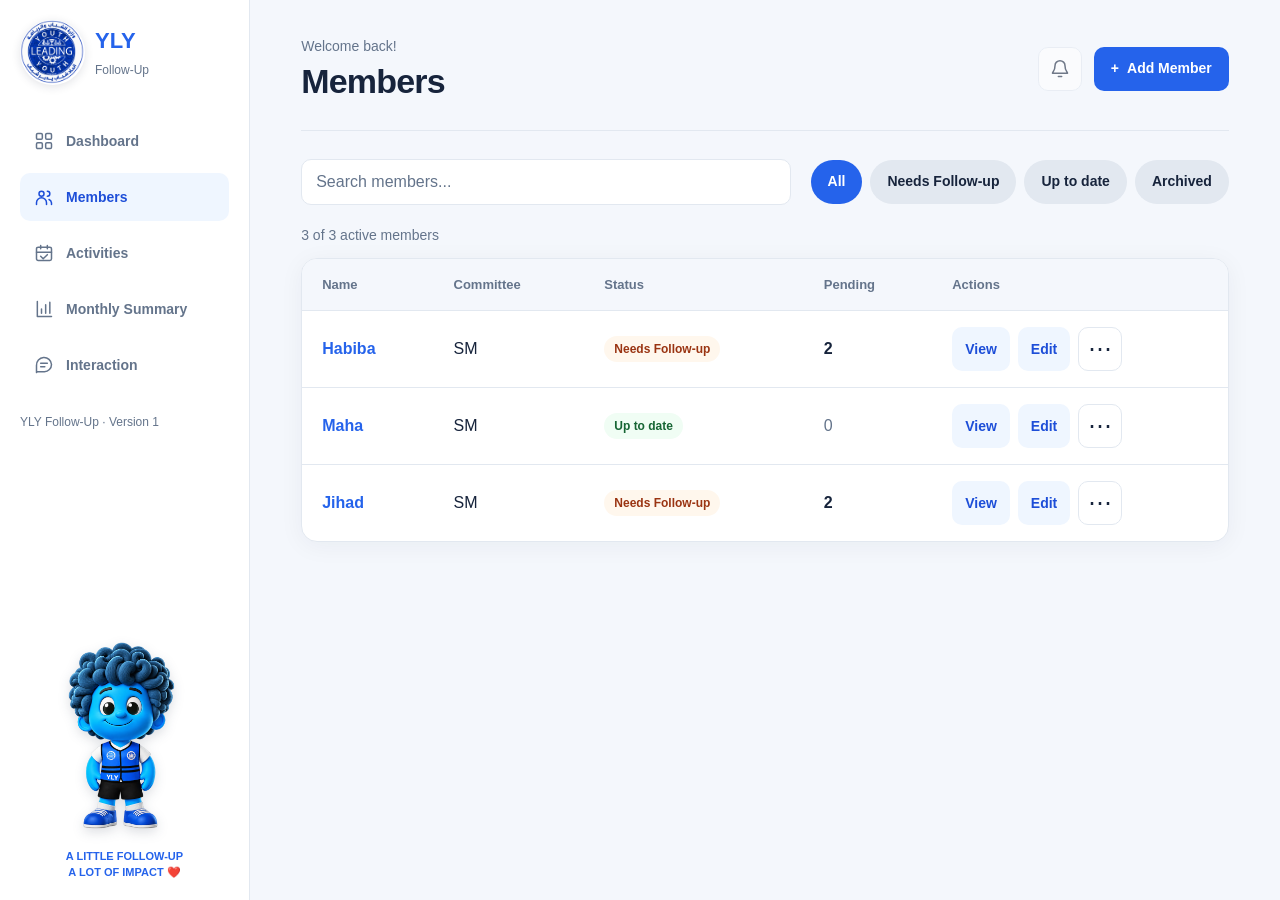
<file: members.html>
<!DOCTYPE html>
<html lang="en">
<head>
  <meta charset="UTF-8">
  <meta name="viewport" content="width=device-width, initial-scale=1.0">
  <meta name="description" content="Search, filter, and manage members in YLY Follow-Up.">
  <title>Members | YLY Follow-Up</title>
  <link rel="stylesheet" href="css/style.css">
</head>
<body>
  <a class="skip-link" href="#main-content">Skip to main content</a>

  <div class="app-shell">
    <aside class="sidebar" id="app-sidebar" aria-label="Sidebar" tabindex="-1">
      <button class="icon-button sidebar-close" id="sidebar-close" type="button" aria-label="Close navigation">&times;</button>
      <div class="sidebar-header">
        <img src="assets/images/logo.png" alt="YLY Logo" class="brand-logo">
        <div class="brand-text">
          <h2>YLY</h2>
          <span>Follow-Up</span>
        </div>
      </div>

      <nav class="sidebar-nav" aria-label="Main navigation">
        <ul class="nav-list">
          <li>
            <a class="nav-link" href="index.html">
              <svg class="icon" viewBox="0 0 24 24" aria-hidden="true" focusable="false"><rect x="3" y="3" width="7" height="7" rx="1.5"/><rect x="14" y="3" width="7" height="7" rx="1.5"/><rect x="3" y="14" width="7" height="7" rx="1.5"/><rect x="14" y="14" width="7" height="7" rx="1.5"/></svg>
              <span>Dashboard</span>
            </a>
          </li>
          <li>
            <a class="nav-link active" href="members.html" aria-current="page">
              <svg class="icon" viewBox="0 0 24 24" aria-hidden="true" focusable="false"><circle cx="9" cy="8" r="3"/><path d="M3 21v-2a6 6 0 0 1 12 0v2M16 5a3 3 0 0 1 0 6M18 15a5 5 0 0 1 3 4v2"/></svg>
              <span>Members</span>
            </a>
          </li>
          <li>
            <a class="nav-link" href="activities.html">
              <svg class="icon" viewBox="0 0 24 24" aria-hidden="true" focusable="false"><rect x="3" y="5" width="18" height="16" rx="2"/><path d="M16 3v4M8 3v4M3 11h18m-13 5 3 3 5-5"/></svg>
              <span>Activities</span>
            </a>
          </li>
          <li>
            <a class="nav-link" href="monthly-summary.html">
              <svg class="icon" viewBox="0 0 24 24" aria-hidden="true" focusable="false"><path d="M4 3v18h17M9 17v-5m5 5V7m5 10V4"/></svg>
              <span>Monthly Summary</span>
            </a>
          </li>
          <li>
            <a class="nav-link" href="interaction.html">
              <svg class="icon" viewBox="0 0 24 24" aria-hidden="true" focusable="false"><path d="M21 11.5a8.5 8.5 0 0 1-8.5 8.5H4l-1 1v-8.5A8.5 8.5 0 1 1 21 11.5Z"/><path d="M8 10h8m-8 4h5"/></svg>
              <span>Interaction</span>
            </a>
          </li>
        </ul>
      </nav>

      <p class="sidebar-footer">YLY Follow-Up &middot; Version 1</p>
      <div class="sidebar-mascot">
        <img src="assets/images/bello.png" alt="Bello Mascot" class="bello-img">
        <p>A LITTLE FOLLOW-UP<br>A LOT OF IMPACT ❤️</p>
      </div>
    </aside>
    <div class="sidebar-backdrop" id="sidebar-backdrop" aria-hidden="true" hidden></div>

    <main class="main-content" id="main-content" tabindex="-1" aria-labelledby="members-title">
      <header class="top-header">
        <div class="header-title-group">
          <button class="icon-button menu-toggle" id="menu-toggle" type="button" aria-label="Open navigation" aria-controls="app-sidebar" aria-expanded="false">
            <span aria-hidden="true">☰</span>
          </button>
          <div>
            <p class="greeting">Welcome back!</p>
            <h1 class="page-title" id="members-title">Members</h1>
          </div>
        </div>
        <div class="header-actions">
          <button class="icon-button" type="button" aria-label="Notifications (coming soon)" title="Notifications coming soon" disabled>
            <svg class="icon" viewBox="0 0 24 24" aria-hidden="true" focusable="false"><path d="M18 8a6 6 0 0 0-12 0c0 7-3 7-3 9h18c0-2-3-2-3-9M10 21h4"/></svg>
          </button>
          <button class="btn btn-primary" id="add-member-button" type="button">
            <span aria-hidden="true">+</span> Add Member
          </button>
        </div>
      </header>

      <section class="members-content" aria-label="Member directory">
        <div class="toolbar">
          <div class="search-field">
            <label class="sr-only" for="member-search">Search members by name</label>
            <input class="search-input" id="member-search" type="search" placeholder="Search members..." autocomplete="off" aria-controls="members-table-body">
          </div>
          <div class="member-filters" role="group" aria-label="Filter members by status">
            <button class="filter-pill active" type="button" data-status="All" aria-pressed="true" aria-controls="members-table-body">All</button>
            <button class="filter-pill" type="button" data-status="Needs Follow-up" aria-pressed="false" aria-controls="members-table-body">Needs Follow-up</button>
            <button class="filter-pill" type="button" data-status="Up to date" aria-pressed="false" aria-controls="members-table-body">Up to date</button>
            <button class="filter-pill" type="button" data-status="Archived" aria-pressed="false" aria-controls="members-table-body">Archived</button>
          </div>
        </div>

        <p class="members-error" id="members-error" role="alert" hidden></p>
        <p class="action-notice" id="member-notice" role="status" aria-live="polite"></p>
        <p class="member-count" id="member-count" role="status" aria-live="polite" aria-atomic="true"></p>

        <div class="members-table-container" role="region" aria-label="Members table" tabindex="0">
          <table class="members-table">
            <caption class="sr-only">Members, their status, and pending activity counts</caption>
            <thead>
              <tr>
                <th scope="col">Name</th>
                <th scope="col">Committee</th>
                <th scope="col">Status</th>
                <th scope="col">Pending</th>
                <th scope="col">Actions</th>
              </tr>
            </thead>
            <tbody id="members-table-body"></tbody>
          </table>
        </div>

        <noscript>
          <p class="members-error">Enable JavaScript to view and manage members.</p>
        </noscript>
      </section>
    </main>
  </div>

  <dialog class="member-dialog" id="member-dialog" aria-labelledby="member-dialog-title">
    <div class="member-dialog-header">
      <h2 class="member-dialog-title" id="member-dialog-title">Add Member</h2>
      <button class="icon-button" id="member-close-button" type="button" aria-label="Close member dialog">&times;</button>
    </div>
    <form id="member-form">
      <p class="member-form-error" id="member-form-error" role="alert" hidden></p>
      <fieldset class="member-form-fieldset" id="member-fields">
        <legend class="sr-only">Member information</legend>
        <div class="form-field">
          <label for="member-name">Name</label>
          <input class="form-input" id="member-name" name="name" type="text" maxlength="100" autocomplete="name" required>
        </div>
        <div class="form-field">
          <label for="member-committee">Committee</label>
          <input class="form-input" id="member-committee" name="committee" type="text" maxlength="60" value="SM" required>
        </div>
        <div class="form-field">
          <label for="member-status">Membership</label>
          <select class="form-input" id="member-status" name="status" aria-describedby="member-status-help" required>
            <option value="Up to date">Active</option>
            <option value="Archived">Archived</option>
          </select>
          <p class="status-help" id="member-status-help">Follow-up status is calculated from activity progress.</p>
        </div>
        <div class="form-field">
          <label for="member-joined-date">Joined date</label>
          <input class="form-input" id="member-joined-date" name="joinedDate" type="date" required>
        </div>
      </fieldset>
      <div class="member-dialog-actions">
        <button class="btn btn-secondary" id="member-cancel-button" type="button">Cancel</button>
        <button class="btn btn-primary" id="member-save-button" type="submit">Save Member</button>
      </div>
    </form>
  </dialog>

  <dialog class="member-dialog confirm-dialog" id="member-delete-dialog" aria-labelledby="member-delete-title" aria-describedby="member-delete-message">
    <div class="member-dialog-header">
      <h2 class="member-dialog-title" id="member-delete-title">Delete Member</h2>
      <button class="icon-button" id="member-delete-close" type="button" aria-label="Close delete confirmation">&times;</button>
    </div>
    <p id="member-delete-message"></p>
    <p class="member-form-error" id="member-delete-error" role="alert" hidden></p>
    <div class="confirm-actions">
      <button class="btn btn-secondary" id="member-delete-cancel" type="button">Cancel</button>
      <button class="btn btn-danger" id="member-delete-confirm" type="button">Delete</button>
    </div>
  </dialog>

  <script src="js/layout.js"></script>
  <script src="js/data.js"></script>
  <script src="js/members.js"></script>
</body>
</html>
</file>
<file: css/style.css>
:root {
  color-scheme: light;
  --primary-blue: #2563eb;
  --primary-blue-hover: #1d4ed8;
  --primary-blue-light: #eff6ff;
  --background: #f4f7fc;
  --surface: #ffffff;
  --text: #17243c;
  --text-muted: #64748b;
  --border: #e2e8f0;
  --danger: #b91c1c;
  --danger-light: #fef2f2;
  --warning: #9a3412;
  --warning-light: #fff7ed;
  --success: #166534;
  --success-light: #f0fdf4;
  --sidebar-width: 250px;
  --radius: 16px;
  --radius-small: 10px;
  --shadow: 0 4px 24px rgb(23 36 60 / 5%);
}

* {
  box-sizing: border-box;
}

body {
  margin: 0;
  background: var(--background);
  color: var(--text);
  font-family: "Segoe UI", Arial, sans-serif;
  font-size: 16px;
  line-height: 1.5;
}

a {
  color: inherit;
  text-decoration: none;
}

button,
input,
select,
textarea {
  font: inherit;
}

button,
a {
  -webkit-tap-highlight-color: transparent;
}

:focus-visible {
  outline: 3px solid var(--primary-blue);
  outline-offset: 4px;
}

h1,
h2,
h3,
p {
  margin: 0;
}

.text-muted {
  color: var(--text-muted);
}

.skip-link {
  position: fixed;
  top: 12px;
  left: 12px;
  z-index: 10;
  padding: 12px 18px;
  border-radius: var(--radius-small);
  background: var(--surface);
  color: var(--primary-blue);
  transform: translateY(-160%);
}

.skip-link:focus {
  transform: translateY(0);
}

/* App shell and navigation */
.app-shell {
  display: flex;
  min-height: 100vh;
  min-height: 100dvh;
}

.sidebar {
  position: sticky;
  top: 0;
  display: flex;
  flex: 0 0 var(--sidebar-width);
  flex-direction: column;
  width: var(--sidebar-width);
  height: 100vh;
  height: 100dvh;
  padding: 32px 20px 24px;
  overflow-y: auto;
  border-right: 1px solid var(--border);
  background: var(--surface);
}

.brand {
  display: flex;
  align-items: center;
  gap: 12px;
  padding: 0 8px;
}

.brand-logo {
  display: grid;
  flex: 0 0 48px;
  width: 48px;
  height: 48px;
  place-items: center;
  border-radius: 14px;
  background: var(--primary-blue);
  color: white;
  font-size: 17px;
  font-weight: 800;
  letter-spacing: -1px;
}

.brand-name,
.brand-subtitle {
  display: block;
}

.brand-name {
  font-size: 19px;
  font-weight: 700;
}

.brand-subtitle {
  color: var(--text-muted);
  font-size: 13px;
}

.sidebar-nav {
  margin-top: 40px;
}

.nav-list {
  display: grid;
  gap: 8px;
  margin: 0;
  padding: 0;
  list-style: none;
}

.nav-link {
  display: flex;
  align-items: center;
  gap: 12px;
  min-height: 48px;
  padding: 12px 14px;
  border-radius: var(--radius-small);
  color: var(--text-muted);
  font-size: 14px;
  font-weight: 600;
}

.nav-link:hover,
.nav-link.active,
.nav-link[aria-current="page"] {
  background: var(--primary-blue-light);
  color: var(--primary-blue-hover);
}

.sidebar-footer {
  margin-top: auto;
  padding: 32px 14px 0;
  color: var(--text-muted);
  font-size: 12px;
}

.icon {
  flex-shrink: 0;
  width: 20px;
  height: 20px;
  fill: none;
  stroke: currentColor;
  stroke-width: 1.8;
  stroke-linecap: round;
  stroke-linejoin: round;
}

/* Main content and reusable cards */
.main-content {
  flex: 1;
  min-width: 0;
  padding: 36px clamp(20px, 4vw, 56px);
}

.top-header {
  display: flex;
  flex-wrap: wrap;
  align-items: center;
  justify-content: space-between;
  gap: 24px;
  padding-bottom: 28px;
  border-bottom: 1px solid var(--border);
}

.greeting {
  margin-bottom: 4px;
  color: var(--text-muted);
  font-size: 14px;
}

.page-title {
  font-size: clamp(26px, 3vw, 34px);
  font-weight: 700;
  letter-spacing: -0.8px;
  line-height: 1.2;
}

.header-actions {
  display: flex;
  flex-wrap: wrap;
  align-items: center;
  gap: 12px;
}

#dashboard-content {
  margin-top: 28px;
}

.card-grid {
  display: grid;
  grid-template-columns: repeat(auto-fit, minmax(min(100%, 240px), 1fr));
  gap: 24px;
}

.card {
  min-width: 0;
  padding: 24px;
  border: 1px solid var(--border);
  border-radius: var(--radius);
  background: var(--surface);
  box-shadow: var(--shadow);
}

.card-title {
  margin-bottom: 12px;
  font-size: 18px;
  font-weight: 600;
}

/* Buttons work with either <button> or <a>. */
.btn {
  display: inline-flex;
  align-items: center;
  justify-content: center;
  gap: 8px;
  min-height: 44px;
  padding: 10px 16px;
  border: 1px solid transparent;
  border-radius: var(--radius-small);
  font-size: 14px;
  font-weight: 600;
  line-height: 1.5;
  text-align: center;
  cursor: pointer;
}

.btn-primary {
  background: var(--primary-blue);
  color: white;
}

.btn-primary:hover {
  background: var(--primary-blue-hover);
}

.btn-secondary,
.icon-button {
  border: 1px solid var(--border);
  background: var(--surface);
  color: var(--text);
}

.btn-secondary:hover,
.icon-button:hover:not(:disabled) {
  border-color: var(--primary-blue);
  background: var(--primary-blue-light);
  color: var(--primary-blue-hover);
}

.icon-button {
  display: inline-grid;
  width: 44px;
  height: 44px;
  place-items: center;
  border-radius: var(--radius-small);
  cursor: pointer;
}

button:disabled {
  opacity: 0.6;
  cursor: not-allowed;
}

/* Always include a readable status label as well as its color. */
.status-badge {
  display: inline-flex;
  align-items: center;
  padding: 4px 10px;
  border-radius: 999px;
  font-size: 12px;
  font-weight: 600;
}

.status-needs-follow-up {
  background: var(--danger-light);
  color: var(--danger);
}

.status-pending {
  background: var(--warning-light);
  color: var(--warning);
}

.status-up-to-date,
.status-done,
.status-attended {
  background: var(--success-light);
  color: var(--success);
}

.status-excused {
  background: var(--primary-blue-light);
  color: var(--primary-blue-hover);
}

@media (max-width: 768px) {
  .app-shell {
    flex-direction: column;
  }

  .sidebar {
    position: fixed;
    z-index: 50;
    top: 0;
    bottom: 0;
    left: 0;
    flex: none;
    width: min(300px, calc(100vw - 48px));
    height: 100vh;
    height: 100dvh;
    border-right: 1px solid var(--border);
    box-shadow: 8px 0 32px rgb(23 36 60 / 14%);
    visibility: hidden;
    transform: translateX(-100%);
    transition: transform 180ms ease, visibility 180ms ease;
    overscroll-behavior: contain;
  }

  .sidebar.sidebar-active {
    visibility: visible;
    transform: translateX(0);
  }

  .sidebar-nav {
    margin-top: 24px;
  }

  .nav-list {
    grid-template-columns: minmax(0, 1fr);
  }

  .nav-link {
    gap: 8px;
    padding: 10px;
  }

  .sidebar-footer {
    display: block;
  }

  .main-content {
    padding: 24px 20px;
  }

  .header-actions {
    gap: 8px;
  }
}

/* Dashboard statistics and activity lists */
.dashboard-stats,
.dashboard-columns {
  display: grid;
  gap: 24px;
}

.dashboard-stats {
  grid-template-columns: repeat(3, minmax(0, 1fr));
}

.dashboard-columns {
  grid-template-columns: repeat(2, minmax(0, 1fr));
  align-items: start;
  margin-top: 24px;
}

.stat-card,
.list-card {
  min-width: 0;
  padding: 24px;
  border: 1px solid var(--border);
  border-radius: var(--radius);
  background: var(--surface);
  box-shadow: var(--shadow);
}

.stat-card {
  display: flex;
  flex-direction: column;
  align-items: center;
  justify-content: center;
  gap: 8px;
  text-align: center;
}

.stat-number {
  color: var(--primary-blue);
  font-size: clamp(36px, 4vw, 48px);
  font-weight: 800;
  font-variant-numeric: tabular-nums;
  line-height: 1.2;
  overflow-wrap: anywhere;
}

.stat-card--pending .stat-number {
  color: var(--warning);
}

.stat-label {
  color: var(--text-muted);
  font-size: 14px;
  font-weight: 600;
}

.list-card .card-title {
  margin-bottom: 4px;
}

.card-subtitle {
  color: var(--text-muted);
  font-size: 13px;
}

.dashboard-list {
  margin: 20px 0 0;
  padding: 0;
  list-style: none;
}

.dashboard-list-item {
  display: flex;
  flex-wrap: wrap;
  align-items: flex-start;
  justify-content: space-between;
  gap: 12px;
  padding: 18px 0;
  border-top: 1px solid var(--border);
}

.dashboard-list-item:last-child {
  padding-bottom: 0;
}

.list-item-content {
  flex: 1 1 160px;
  min-width: 0;
  overflow-wrap: anywhere;
}

.list-item-title {
  font-weight: 600;
}

.list-item-meta,
.list-item-description {
  margin-top: 4px;
  color: var(--text-muted);
  font-size: 13px;
}

.deadline-date {
  padding: 4px 10px;
  border-radius: var(--radius-small);
  background: var(--primary-blue-light);
  color: var(--primary-blue-hover);
  font-size: 12px;
  font-weight: 600;
  white-space: nowrap;
}

.list-empty {
  padding: 24px 0;
  border-top: 1px solid var(--border);
  color: var(--text-muted);
  font-size: 14px;
  text-align: center;
}

.dashboard-error {
  margin-bottom: 24px;
  padding: 16px;
  border: 1px solid var(--danger);
  border-radius: var(--radius-small);
  background: var(--danger-light);
  color: var(--danger);
}

@media (max-width: 1100px) {
  .dashboard-columns {
    grid-template-columns: 1fr;
  }
}

@media (max-width: 600px) {
  .dashboard-stats {
    grid-template-columns: 1fr;
  }
}

/* Members directory */
.members-content {
  margin-top: 28px;
}

.toolbar,
.member-filters {
  display: flex;
  flex-wrap: wrap;
  align-items: center;
  gap: 12px;
}

.toolbar {
  justify-content: space-between;
  gap: 20px;
}

.search-field {
  flex: 1 1 240px;
}

.search-input,
.form-input {
  width: 100%;
  min-height: 44px;
  padding: 10px 14px;
  border: 1px solid var(--border);
  border-radius: var(--radius-small);
  background: var(--surface);
  color: var(--text);
}

.search-input::placeholder {
  color: var(--text-muted);
}

.member-filters {
  gap: 8px;
}

.filter-pill {
  min-height: 44px;
  padding: 9px 16px;
  border: 1px solid transparent;
  border-radius: 999px;
  background: var(--border);
  color: var(--text);
  font-size: 14px;
  font-weight: 600;
  cursor: pointer;
}

.filter-pill:hover {
  border-color: var(--primary-blue);
}

.filter-pill.active {
  background: var(--primary-blue);
  color: white;
}

.member-count {
  margin: 20px 0 12px;
  color: var(--text-muted);
  font-size: 14px;
}

.members-table-container {
  overflow-x: auto;
  border: 1px solid var(--border);
  border-radius: var(--radius);
  background: var(--surface);
  box-shadow: var(--shadow);
}

.members-table {
  width: 100%;
  min-width: 650px;
  border-collapse: collapse;
  text-align: left;
}

.members-table th,
.members-table td {
  padding: 16px 20px;
  border-bottom: 1px solid var(--border);
  vertical-align: middle;
}

.members-table thead th {
  background: var(--background);
  color: var(--text-muted);
  font-size: 13px;
  font-weight: 600;
}

.members-table tbody th {
  font-weight: 600;
  overflow-wrap: anywhere;
}

.members-table tbody tr:last-child > * {
  border-bottom: 0;
}

.members-table tbody tr:hover {
  background: var(--primary-blue-light);
}

.members-table .status-badge {
  white-space: nowrap;
}

.badge-warning {
  background: var(--warning-light);
  color: var(--warning);
}

.badge-success {
  background: var(--success-light);
  color: var(--success);
}

.status-late {
  color: #d97706;
  font-weight: bold;
}

.status-badge.status-late {
  background: var(--warning-light);
}

.badge-neutral {
  background: var(--background);
  color: var(--text-muted);
}

.pending-count {
  font-weight: 600;
  font-variant-numeric: tabular-nums;
}

.member-actions {
  display: inline-flex;
  gap: 8px;
}

.table-action {
  display: inline-flex;
  align-items: center;
  justify-content: center;
  min-height: 44px;
  padding: 8px 12px;
  border: 1px solid transparent;
  border-radius: var(--radius-small);
  background: var(--primary-blue-light);
  color: var(--primary-blue-hover);
  font-size: 14px;
  font-weight: 600;
  cursor: pointer;
}

.table-action:hover {
  border-color: var(--primary-blue);
}

.members-table .members-empty {
  padding: 40px 20px;
  color: var(--text-muted);
  text-align: center;
}

.members-error,
.member-form-error {
  margin-bottom: 20px;
  padding: 14px 16px;
  border: 1px solid var(--danger);
  border-radius: var(--radius-small);
  background: var(--danger-light);
  color: var(--danger);
}

.sr-only {
  position: absolute;
  width: 1px;
  height: 1px;
  padding: 0;
  overflow: hidden;
  clip: rect(0, 0, 0, 0);
  white-space: nowrap;
  border: 0;
}

/* Native dialog shared by Add, View, and Edit. */
.member-dialog {
  width: min(calc(100% - 32px), 480px);
  max-height: calc(100dvh - 32px);
  padding: 24px;
  overflow-y: auto;
  border: 1px solid var(--border);
  border-radius: var(--radius);
  background: var(--surface);
  color: var(--text);
  box-shadow: 0 20px 60px rgb(23 36 60 / 20%);
}

.member-dialog::backdrop {
  background: rgb(23 36 60 / 45%);
}

.member-dialog [hidden] {
  display: none;
}

.member-dialog-header {
  display: flex;
  align-items: center;
  justify-content: space-between;
  gap: 16px;
  margin-bottom: 24px;
}

.member-dialog-title {
  font-size: 22px;
}

.member-form-fieldset,
.form-field {
  display: grid;
  gap: 16px;
}

.member-form-fieldset {
  min-width: 0;
  margin: 0;
  padding: 0;
  border: 0;
}

.form-field {
  gap: 6px;
}

.form-field label {
  font-size: 14px;
  font-weight: 600;
}

.form-input:disabled {
  opacity: 1;
  background: var(--background);
  color: var(--text);
  -webkit-text-fill-color: var(--text);
}

.member-dialog-actions {
  display: flex;
  flex-wrap: wrap;
  justify-content: flex-end;
  gap: 12px;
  margin-top: 24px;
}

@media (max-width: 600px) {
  .toolbar {
    align-items: stretch;
    flex-direction: column;
  }

  .search-field {
    flex-basis: auto;
    width: 100%;
  }
}

/* Activities page */
.activities-content {
  margin-top: 28px;
}

.activity-filters {
  display: flex;
  flex-wrap: wrap;
  gap: 8px;
}

.activity-count {
  margin: 20px 0 12px;
  color: var(--text-muted);
  font-size: 14px;
}

.activities-list {
  display: grid;
  gap: 16px;
}

.activity-card {
  display: flex;
  align-items: center;
  justify-content: space-between;
  gap: 24px;
  min-width: 0;
  padding: 24px;
  border: 1px solid var(--border);
  border-radius: var(--radius);
  background: var(--surface);
  box-shadow: var(--shadow);
}

.activity-main {
  display: flex;
  flex: 1;
  align-items: center;
  gap: 16px;
  min-width: 0;
}

.activity-copy {
  min-width: 0;
}

.activity-name {
  margin: 0;
  font-size: 18px;
  overflow-wrap: anywhere;
}

.activity-source {
  margin-top: 4px;
  color: var(--text-muted);
  font-size: 13px;
  overflow-wrap: anywhere;
}

.activity-meta {
  display: flex;
  flex-shrink: 0;
  flex-direction: column;
  align-items: flex-end;
  gap: 10px;
}

.activity-date {
  color: var(--text-muted);
  font-size: 14px;
}

.badge-session {
  background: #f5f3ff;
  color: #6d28d9;
}

.badge-event {
  background: #fff7ed;
  color: #9a3412;
}

.badge-task {
  background: #ecfeff;
  color: #155e75;
}

.badge-upcoming {
  background: var(--primary-blue-light);
  color: var(--primary-blue-hover);
}

.activities-empty {
  padding: 32px;
  border: 1px solid var(--border);
  border-radius: var(--radius);
  background: var(--surface);
  color: var(--text-muted);
  text-align: center;
}

.activities-error,
.activity-form-error {
  margin-bottom: 20px;
  padding: 14px 16px;
  border: 1px solid var(--danger);
  border-radius: var(--radius-small);
  background: var(--danger-light);
  color: var(--danger);
}

.activity-dialog {
  width: min(calc(100% - 32px), 600px);
  max-height: calc(100dvh - 32px);
  padding: 24px;
  overflow-y: auto;
  border: 1px solid var(--border);
  border-radius: var(--radius);
  background: var(--surface);
  color: var(--text);
  box-shadow: 0 20px 60px rgb(23 36 60 / 20%);
}

.activity-dialog::backdrop {
  background: rgb(23 36 60 / 45%);
}

.activity-dialog [hidden] {
  display: none;
}

.activity-dialog-header {
  display: flex;
  align-items: center;
  justify-content: space-between;
  gap: 16px;
  margin-bottom: 24px;
}

.activity-dialog-title {
  font-size: 22px;
}

.activity-form-grid {
  display: grid;
  grid-template-columns: repeat(2, minmax(0, 1fr));
  gap: 16px;
}

.form-field--full {
  grid-column: 1 / -1;
}

.activity-requirements {
  display: flex;
  flex-wrap: wrap;
  gap: 16px;
}

.checkbox-field,
.activity-member-option {
  display: flex;
  align-items: center;
  gap: 8px;
  min-height: 44px;
  font-size: 14px;
  overflow-wrap: anywhere;
}

.activity-dialog input[type="checkbox"] {
  flex-shrink: 0;
  accent-color: var(--primary-blue);
}

.activity-target-fieldset {
  min-width: 0;
  margin: 0;
  padding: 12px;
  border: 1px solid var(--border);
  border-radius: var(--radius-small);
}

.activity-target-fieldset legend {
  padding: 0 4px;
  font-size: 14px;
  font-weight: 600;
}

.activity-member-options {
  display: grid;
  gap: 4px;
  max-height: 180px;
  overflow-y: auto;
}

.activity-dialog-actions {
  display: flex;
  flex-wrap: wrap;
  justify-content: flex-end;
  gap: 12px;
  margin-top: 24px;
}

@media (max-width: 700px) {
  .activity-card {
    align-items: stretch;
    flex-direction: column;
  }

  .activity-meta {
    flex-direction: row;
    flex-wrap: wrap;
    align-items: center;
    justify-content: space-between;
  }
}

@media (max-width: 600px) {
  .activity-form-grid {
    grid-template-columns: minmax(0, 1fr);
  }

  .activity-main {
    align-items: flex-start;
    flex-wrap: wrap;
  }
}

/* Member details */
.back-link {
  display: inline-flex;
  align-items: center;
  gap: 8px;
  min-height: 44px;
  margin-bottom: 24px;
  color: var(--primary-blue);
  font-weight: 600;
}

.back-link:hover,
.member-profile-link:hover {
  color: var(--primary-blue-hover);
  text-decoration: underline;
}

.profile-header {
  display: flex;
  align-items: center;
  gap: 24px;
  padding: 28px;
  border: 1px solid var(--border);
  border-radius: var(--radius);
  background: var(--surface);
  box-shadow: var(--shadow);
}

.profile-avatar {
  display: flex;
  flex: 0 0 80px;
  align-items: center;
  justify-content: center;
  width: 80px;
  height: 80px;
  border-radius: 50%;
  background: var(--primary-blue-light);
  color: var(--primary-blue);
  font-size: 32px;
  font-weight: 700;
}

.profile-info {
  flex: 1;
  min-width: 0;
}

.profile-name {
  font-size: 30px;
  line-height: 1.2;
  overflow-wrap: anywhere;
}

.profile-badges {
  display: flex;
  flex-wrap: wrap;
  gap: 8px;
  margin-top: 12px;
}

.committee-badge {
  background: var(--primary-blue-light);
  color: var(--primary-blue);
}

.profile-joined-date {
  margin-top: 8px;
  color: var(--text-muted);
  font-size: 13px;
}

.profile-stats {
  margin: 24px 0;
}

.profile-activities-heading {
  margin: 32px 0 16px;
  font-size: 22px;
}

.profile-activity-groups {
  display: grid;
  gap: 24px;
}

.profile-activity-group {
  min-width: 0;
  padding: 24px;
  border: 1px solid var(--border);
  border-radius: var(--radius);
  background: var(--surface);
  box-shadow: var(--shadow);
}

.profile-group-header {
  display: flex;
  align-items: center;
  justify-content: space-between;
  gap: 12px;
  margin-bottom: 16px;
}

.profile-group-header h3 {
  font-size: 18px;
}

.profile-group-count {
  min-width: 28px;
  padding: 2px 8px;
  border-radius: 999px;
  background: var(--background);
  color: var(--text-muted);
  font-size: 13px;
  font-weight: 600;
  text-align: center;
}

.profile-activity-list {
  margin: 0;
  padding: 0;
  list-style: none;
}

.profile-activity-row {
  display: flex;
  align-items: flex-start;
  justify-content: space-between;
  gap: 24px;
  padding: 20px 0;
  border-top: 1px solid var(--border);
}

.profile-activity-row:last-child {
  padding-bottom: 0;
}

.profile-activity-info {
  flex: 1;
  min-width: 0;
}

.profile-activity-title {
  margin: 8px 0 0;
  font-size: 16px;
  font-weight: 600;
  overflow-wrap: anywhere;
}

.profile-activity-meta {
  display: flex;
  flex-wrap: wrap;
  gap: 8px;
  margin-top: 8px;
  color: var(--text-muted);
  font-size: 13px;
}

.profile-activity-status {
  display: flex;
  flex-direction: column;
  align-items: flex-end;
  gap: 8px;
  min-width: 0;
  max-width: 55%;
  text-align: right;
}

.profile-activity-note {
  color: var(--text-muted);
  font-size: 13px;
  overflow-wrap: anywhere;
}

.status-timeline {
  display: flex;
  flex-wrap: wrap;
  align-items: center;
  justify-content: flex-start;
  gap: 8px;
  margin: 8px 0 0;
  padding: 0;
  list-style: none;
}

.timeline-step {
  display: inline-flex;
  flex-wrap: wrap;
  align-items: center;
  gap: 6px;
  min-width: 0;
  padding: 4px 8px;
  border-radius: var(--radius-small);
  background: var(--primary-blue-light);
  color: var(--text-muted);
  font-size: 13px;
  overflow-wrap: anywhere;
}

.timeline-step + .timeline-step::before {
  content: "\2192";
  color: var(--primary-blue);
}

.timeline-date {
  color: var(--text-muted);
  font-size: 11px;
}

.profile-list-empty {
  padding: 24px;
  color: var(--text-muted);
  text-align: center;
}

.member-details-error {
  margin-bottom: 20px;
  padding: 14px 16px;
  border: 1px solid var(--danger);
  border-radius: var(--radius-small);
  background: var(--danger-light);
  color: var(--danger);
}

.member-profile-link {
  display: inline-flex;
  align-items: center;
  min-height: 44px;
  color: var(--primary-blue);
  font-weight: 600;
}

#member-details-content[hidden] {
  display: none;
}

@media (max-width: 760px) {
  .profile-header {
    flex-wrap: wrap;
    gap: 16px;
    padding: 20px;
  }

  .profile-avatar {
    flex-basis: 64px;
    width: 64px;
    height: 64px;
    font-size: 28px;
  }

  .profile-info {
    flex-basis: calc(100% - 80px);
  }

  .profile-name {
    font-size: 26px;
  }

  .profile-header > .btn {
    width: 100%;
  }

  .profile-activity-group {
    padding: 20px;
  }

  .profile-activity-row {
    flex-direction: column;
    align-items: stretch;
    gap: 12px;
  }

  .profile-activity-status {
    align-items: flex-start;
    max-width: none;
    text-align: left;
  }

  .status-timeline {
    justify-content: flex-start;
  }
}

/* Monthly summary */
.summary-content {
  margin-top: 28px;
}

.summary-range-actions {
  align-items: flex-end;
}

.summary-date-field {
  display: grid;
  gap: 6px;
  font-size: 14px;
  font-weight: 600;
}

.summary-date-input {
  width: 180px;
  max-width: 100%;
  min-height: 44px;
  padding: 10px 12px;
  border: 1px solid var(--border);
  border-radius: var(--radius-small);
  background: var(--surface);
  color: var(--text);
  font: inherit;
  font-weight: 400;
}

.summary-note {
  max-width: 760px;
  margin-bottom: 16px;
  color: var(--text-muted);
  font-size: 13px;
}

.summary-status {
  margin-bottom: 16px;
  color: var(--text-muted);
  font-size: 14px;
}

.summary-grid {
  display: grid;
  grid-template-columns: repeat(2, minmax(0, 1fr));
  align-items: start;
  gap: 24px;
}

.summary-card {
  min-width: 0;
  padding: 24px;
  border: 1px solid var(--border);
  border-radius: var(--radius);
  background: var(--surface);
  box-shadow: var(--shadow);
}

.summary-card-header {
  display: flex;
  flex-wrap: wrap;
  align-items: center;
  justify-content: space-between;
  gap: 12px;
  padding-bottom: 16px;
  border-bottom: 1px solid var(--border);
}

.summary-member-name {
  min-width: 0;
  font-size: 20px;
  overflow-wrap: anywhere;
}

.summary-card-header .status-badge,
.summary-member-name .member-profile-link {
  max-width: 100%;
  overflow-wrap: anywhere;
}

.summary-categories {
  display: grid;
  grid-template-columns: repeat(2, minmax(0, 1fr));
  gap: 16px;
  margin-top: 20px;
}

.summary-category {
  grid-column: 1 / -1;
  min-width: 0;
  padding-bottom: 16px;
  border-bottom: 1px solid var(--border);
}

.summary-category--source {
  grid-column: auto;
  padding: 0;
  border: 0;
}

.summary-category-title {
  margin-bottom: 10px;
  font-size: 14px;
  font-weight: 700;
}

.summary-stats {
  display: grid;
  grid-template-columns: repeat(3, minmax(0, 1fr));
  gap: 12px;
  margin: 0;
}

.summary-stats--two {
  grid-template-columns: repeat(2, minmax(0, 1fr));
}

.summary-stats--one {
  grid-template-columns: minmax(0, 1fr);
}

.summary-stat {
  display: flex;
  flex-direction: column;
  justify-content: space-between;
  min-width: 0;
}

.summary-stat-label {
  color: var(--text-muted);
  font-size: 12px;
  overflow-wrap: anywhere;
}

.summary-stat-value {
  margin: 4px 0 0;
  color: var(--text);
  font-size: 24px;
  font-weight: 700;
  font-variant-numeric: tabular-nums;
}

/* Activity details and per-member progress use separate dialogs. */
.activity-actions {
  display: flex;
  flex-wrap: wrap;
  align-items: flex-start;
  justify-content: flex-end;
  gap: 8px;
}

/* Native disclosure controls keep destructive actions behind an explicit menu. */
.action-menu {
  position: relative;
}

.action-menu-trigger {
  display: flex;
  align-items: center;
  justify-content: center;
  width: 44px;
  min-height: 44px;
  border: 1px solid var(--border);
  border-radius: var(--radius-small);
  background: var(--surface);
  color: var(--text);
  font-size: 24px;
  line-height: 1;
  list-style: none;
  cursor: pointer;
}

.action-menu-trigger::-webkit-details-marker {
  display: none;
}

.action-menu-trigger:hover,
.action-menu[open] > .action-menu-trigger {
  background: var(--primary-blue-light);
  border-color: var(--primary-blue);
}

.action-menu-panel {
  position: absolute;
  z-index: 10;
  top: calc(100% + 6px);
  right: 0;
  min-width: 190px;
  padding: 6px;
  border: 1px solid var(--border);
  border-radius: var(--radius-small);
  background: var(--surface);
  box-shadow: var(--shadow);
}

.action-menu-item {
  display: block;
  width: 100%;
  min-height: 44px;
  padding: 10px 12px;
  border: 0;
  border-radius: 6px;
  background: transparent;
  color: var(--text);
  font: inherit;
  font-size: 14px;
  text-align: left;
  white-space: nowrap;
  cursor: pointer;
}

.action-menu-item:hover {
  background: var(--primary-blue-light);
}

.action-menu-item--danger {
  color: var(--danger);
}

.action-menu-item--danger:hover {
  background: var(--danger-light);
}

.member-actions {
  align-items: flex-start;
}

/* Expand within the table so its horizontal scroll region cannot clip actions. */
.members-table .action-menu-panel {
  position: static;
  margin-top: 6px;
}

.btn-danger {
  background: var(--danger);
  color: #fff;
}

.btn-danger:hover {
  background: #991b1b;
}

.confirm-actions {
  display: flex;
  flex-wrap: wrap;
  justify-content: flex-end;
  gap: 12px;
  margin-top: 24px;
}

.confirm-dialog [hidden],
.activity-dialog [hidden] {
  display: none;
}

.action-notice {
  margin: 12px 0;
  color: var(--success);
  font-size: 14px;
}

.action-notice:empty,
.profile-feedback:empty {
  display: none;
}

.activity-metadata-fieldset {
  min-width: 0;
  margin: 0;
  padding: 0;
  border: 0;
}

.status-form-fields {
  display: grid;
  gap: 16px;
}

.status-help {
  margin: 8px 0 16px;
  color: var(--text-muted);
  font-size: 13px;
}

.status-dialog [hidden] {
  display: none;
}

.status-dialog input[type="checkbox"] {
  accent-color: var(--primary-blue);
}

.profile-activity-row.is-interactive {
  cursor: pointer;
}

.profile-activity-row.is-interactive:hover,
.profile-activity-row.is-interactive:focus-within {
  background: var(--primary-blue-light);
}

.profile-update-button {
  margin-top: 8px;
}

.profile-feedback {
  margin: 16px 0;
  color: var(--success);
  font-size: 14px;
}

.summary-empty {
  grid-column: 1 / -1;
  padding: 32px;
  border: 1px solid var(--border);
  border-radius: var(--radius);
  background: var(--surface);
  color: var(--text-muted);
  text-align: center;
}

.summary-error {
  margin-bottom: 20px;
  padding: 14px 16px;
  border: 1px solid var(--danger);
  border-radius: var(--radius-small);
  background: var(--danger-light);
  color: var(--danger);
}

@media (max-width: 1100px) {
  .summary-grid {
    grid-template-columns: minmax(0, 1fr);
  }
}

@media (max-width: 600px) {
  .summary-card {
    padding: 20px;
  }

  .summary-categories {
    grid-template-columns: minmax(0, 1fr);
  }

  .summary-category--source {
    grid-column: 1 / -1;
  }
}

@media (max-width: 400px) {
  .summary-stats {
    grid-template-columns: repeat(2, minmax(0, 1fr));
  }

  .summary-stats--one {
    grid-template-columns: minmax(0, 1fr);
  }
}

/* YLY logo and Bello mascot */
.sidebar {
  display: flex;
  flex-direction: column;
  height: 100vh;
  height: 100dvh;
  padding: 0;
}

.sidebar-header {
  display: flex;
  align-items: center;
  gap: 10px;
  padding: 20px;
  flex-shrink: 0;
}

.brand-logo {
  display: block;
  flex: 0 0 65px;
  width: 65px;
  height: auto;
  border-radius: 50%;
  background: transparent;
  color: var(--text);
  box-shadow: 0 2px 10px rgb(23 36 60 / 12%);
}

.brand-text h2 {
  margin: 0;
  font-size: 22px;
  color: var(--primary-blue);
}

.brand-text span {
  font-size: 12px;
  color: var(--text-muted);
}

.sidebar-nav {
  flex-shrink: 0;
  margin-top: 12px;
  padding: 0 20px;
}

.sidebar-footer {
  flex-shrink: 0;
  margin-top: 24px;
  padding: 0 20px;
}

.sidebar-mascot {
  flex-shrink: 0;
  margin-top: auto;
  padding: 20px;
  text-align: center;
}

.bello-img {
  display: block;
  width: 130px;
  max-width: 100%;
  height: auto;
  margin: 0 auto 12px;
  filter: drop-shadow(0 4px 6px rgb(23 36 60 / 15%));
}

.sidebar-mascot p {
  margin: 0;
  font-size: 11px;
  font-weight: 700;
  color: var(--primary-blue);
  line-height: 1.4;
}

@media (max-width: 768px) {
  .bello-img {
    width: 90px;
  }
}

/* Shared mobile navigation and dashboard backup controls. */
.header-title-group {
  display: flex;
  align-items: center;
  gap: 14px;
  min-width: 0;
}

.menu-toggle,
.sidebar-close,
.sidebar-backdrop {
  display: none;
}

.sidebar-close {
  flex-shrink: 0;
  align-self: flex-end;
  margin: 12px 12px 0;
  font-size: 26px;
}

.profile-page-header {
  justify-content: flex-start;
  gap: 14px;
  margin-bottom: 24px;
  padding-bottom: 0;
  border-bottom: 0;
}

.profile-page-header .back-link {
  margin: 0;
}

.backup-controls {
  display: flex;
  flex-wrap: wrap;
  gap: 8px;
}

.backup-controls [hidden],
.sidebar-backdrop[hidden] {
  display: none;
}

.backup-note {
  flex-basis: 100%;
  color: var(--text-muted);
  font-size: 12px;
}

.backup-status {
  margin-bottom: 16px;
  color: var(--success);
  font-size: 14px;
}

.backup-status:empty {
  display: none;
}

@media (max-width: 768px) {
  body.sidebar-open {
    overflow: hidden;
  }

  .menu-toggle,
  .sidebar-close {
    display: inline-grid;
  }

  .menu-toggle {
    flex-shrink: 0;
    font-size: 23px;
  }

  .sidebar-backdrop {
    position: fixed;
    z-index: 40;
    inset: 0;
    display: block;
    background: rgb(23 36 60 / 42%);
  }

  .dashboard-stats,
  .dashboard-columns,
  .summary-grid {
    grid-template-columns: minmax(0, 1fr);
  }

  .members-table-container {
    max-width: 100%;
    overflow-x: auto;
    -webkit-overflow-scrolling: touch;
  }

  .top-header {
    gap: 18px;
  }

  .header-actions {
    width: 100%;
  }

  .backup-controls {
    width: 100%;
  }
}

@media (prefers-reduced-motion: reduce) {
  .sidebar {
    transition: none;
  }
}

/* Monthly interaction checkpoints and evaluations. */
.interaction-page,
.interaction-page .header-title-group,
.interaction-header-actions {
  min-width: 0;
}

.interaction-header-actions {
  align-items: flex-end;
}

.interaction-month-field {
  min-width: 175px;
}

.interaction-period-label {
  margin-bottom: 16px;
  color: var(--text-muted);
  font-size: 14px;
}

.interaction-period-label:empty {
  display: none;
}

.interaction-stat-help {
  max-width: 230px;
  color: var(--text-muted);
  font-size: 12px;
  line-height: 1.4;
}

.interaction-section {
  margin-top: 28px;
}

.interaction-section-header {
  display: flex;
  align-items: flex-start;
  justify-content: space-between;
  gap: 16px;
  margin-bottom: 16px;
}

.interaction-section-header .card-title {
  margin-bottom: 6px;
}

.interaction-help,
.interaction-muted {
  color: var(--text-muted);
  font-size: 13px;
  line-height: 1.6;
}

.interaction-table {
  min-width: 820px;
}

.interaction-table th:first-child {
  min-width: 170px;
}

.interaction-table td {
  font-variant-numeric: tabular-nums;
}

.interaction-table .interaction-score {
  font-weight: 700;
  white-space: nowrap;
}

.interaction-checkpoint-list {
  display: grid;
  gap: 14px;
}

.interaction-checkpoint {
  display: flex;
  align-items: center;
  justify-content: space-between;
  gap: 18px;
  min-width: 0;
  padding: 20px;
  border: 1px solid var(--border);
  border-radius: var(--radius);
  background: var(--surface);
  box-shadow: var(--shadow);
}

.interaction-checkpoint > div:first-child {
  min-width: 0;
  overflow-wrap: anywhere;
}

.interaction-checkpoint h3 {
  margin-bottom: 6px;
  font-size: 16px;
}

.interaction-checkpoint-meta {
  display: flex;
  flex-wrap: wrap;
  align-items: center;
  gap: 8px 14px;
  color: var(--text-muted);
  font-size: 13px;
}

.interaction-checkpoint-actions {
  display: flex;
  flex-shrink: 0;
  flex-wrap: wrap;
  gap: 8px;
}

.interaction-empty {
  padding: 28px 20px;
  border: 1px dashed var(--border);
  border-radius: var(--radius-small);
  background: var(--surface);
  color: var(--text-muted);
  text-align: center;
}

.interaction-dialog--wide {
  width: min(calc(100% - 32px), 720px);
}

.interaction-dialog .btn,
.interaction-page .btn {
  min-height: 44px;
}

.interaction-dialog .form-input {
  min-width: 0;
  min-height: 44px;
}

.interaction-dialog textarea.form-input {
  resize: vertical;
}

.interaction-dialog .member-form-error:not([hidden]) {
  margin-top: 16px;
}

.interaction-form-fields,
.interaction-weight-grid {
  display: grid;
  gap: 16px;
}

.interaction-weight-grid {
  grid-template-columns: repeat(2, minmax(0, 1fr));
  margin-top: 20px;
}

.interaction-weights-total {
  margin: 16px 0 8px;
  font-weight: 700;
  font-variant-numeric: tabular-nums;
}

.interaction-log-members {
  display: grid;
  gap: 0;
  margin-top: 16px;
}

.interaction-log-row {
  display: grid;
  grid-template-columns: minmax(0, 1fr) minmax(170px, 230px);
  align-items: center;
  gap: 12px 20px;
  padding: 14px 0;
  border-bottom: 1px solid var(--border);
}

.interaction-log-row:last-child {
  border-bottom: 0;
}

.interaction-log-member {
  min-width: 0;
  font-weight: 600;
  overflow-wrap: anywhere;
}

.interaction-log-member .interaction-muted {
  display: block;
  font-weight: 400;
}

.interaction-subheading {
  margin-bottom: 4px;
  font-size: 16px;
}

.interaction-breakdown {
  display: grid;
  grid-template-columns: repeat(3, minmax(0, 1fr));
  gap: 12px;
  margin: 16px 0 20px;
}

.interaction-breakdown-card {
  min-width: 0;
  padding: 16px;
  border: 1px solid var(--border);
  border-radius: var(--radius-small);
  background: var(--background);
  overflow-wrap: anywhere;
}

.interaction-breakdown-card h3,
.interaction-breakdown-card h4 {
  margin: 0 0 8px;
  font-size: 14px;
}

.interaction-breakdown-number {
  margin-bottom: 4px;
  color: var(--primary-blue);
  font-size: 24px;
  font-weight: 700;
  font-variant-numeric: tabular-nums;
}

.interaction-hr-fieldset {
  min-width: 0;
  margin: 0;
  padding: 16px;
  border: 1px solid var(--border);
  border-radius: var(--radius-small);
}

.interaction-hr-fieldset legend {
  padding: 0 6px;
  font-weight: 600;
}

.interaction-dialog input[type="checkbox"] {
  flex-shrink: 0;
  width: 18px;
  height: 18px;
  accent-color: var(--primary-blue);
}

.interaction-suggested {
  display: flex;
  align-items: center;
  justify-content: space-between;
  gap: 16px;
  margin: 20px 0;
  padding: 18px;
  border-radius: var(--radius-small);
  background: var(--primary-blue-light);
  color: var(--primary-blue-hover);
  font-weight: 600;
}

.interaction-suggested strong {
  font-size: 28px;
  font-variant-numeric: tabular-nums;
}

.interaction-review-note {
  margin-bottom: 20px;
  padding: 12px 16px;
  border: 1px solid #fed7aa;
  border-radius: var(--radius-small);
  background: var(--warning-light);
  color: var(--warning);
  font-size: 14px;
}

/* Shared interaction summaries and member profile tabs. */
.dashboard-stats--reviews {
  grid-template-columns: repeat(4, minmax(0, 1fr));
}

.interaction-review-counts {
  display: flex;
  justify-content: center;
  gap: 24px;
  font-variant-numeric: tabular-nums;
}

.interaction-review-counts > div {
  display: grid;
  gap: 4px;
}

#interaction-completed-count {
  color: var(--success);
}

#interaction-pending-count {
  color: var(--warning);
}

.dashboard-interaction-follow-up {
  margin-top: 28px;
  padding-top: 20px;
  border-top: 1px solid var(--border);
}

.profile-tabs {
  display: flex;
  gap: 8px;
  margin: 24px 0;
  padding: 4px;
  overflow-x: auto;
  border-radius: var(--radius-small);
  background: var(--primary-blue-light);
}

.profile-tab {
  flex: 1;
  min-height: 44px;
  padding: 10px 16px;
  border: 0;
  border-radius: 8px;
  background: transparent;
  color: var(--text-muted);
  font-weight: 600;
  cursor: pointer;
  transition: color 160ms ease, background-color 160ms ease;
}

.profile-tab[aria-selected="true"] {
  background: var(--surface);
  color: var(--primary-blue);
  box-shadow: var(--shadow);
}

.profile-tab-panel[hidden] {
  display: none;
}

.profile-tab-panel:not([hidden]) {
  animation: profile-panel-enter 180ms ease-out;
}

.member-interaction-toolbar {
  display: flex;
  flex-wrap: wrap;
  align-items: flex-end;
  justify-content: space-between;
  gap: 16px;
  margin-bottom: 20px;
}

.member-interaction-grid {
  display: grid;
  grid-template-columns: repeat(4, minmax(0, 1fr));
  gap: 16px;
}

.member-interaction-score .stat-number {
  color: var(--primary-blue);
  font-size: 28px;
  font-weight: 700;
  font-variant-numeric: tabular-nums;
}

.member-interaction-results {
  margin-top: 20px;
  padding: 24px;
  border: 1px solid var(--border);
  border-radius: var(--radius);
  background: var(--surface);
  box-shadow: var(--shadow);
}

.member-interaction-results > * + * {
  margin-top: 12px;
}

.member-interaction-note {
  white-space: pre-wrap;
  overflow-wrap: anywhere;
}

.member-interaction-help {
  color: var(--text-muted);
  font-size: 13px;
}

@keyframes profile-panel-enter {
  from { opacity: 0; transform: translateY(4px); }
  to { opacity: 1; transform: translateY(0); }
}

@media (max-width: 1200px) {
  .dashboard-stats--reviews,
  .member-interaction-grid {
    grid-template-columns: repeat(2, minmax(0, 1fr));
  }
}

@media (max-width: 768px) {
  .dashboard-stats--reviews,
  .member-interaction-grid {
    grid-template-columns: minmax(0, 1fr);
  }

  .profile-tab { padding-inline: 10px; }
}

@media (prefers-reduced-motion: reduce) {
  .profile-tab { transition: none; }
  .profile-tab-panel:not([hidden]) { animation: none; }
}

@media (max-width: 768px) {
  .interaction-header-actions {
    align-items: stretch;
  }

  .interaction-month-field {
    flex-basis: 100%;
  }

  .interaction-checkpoint {
    align-items: stretch;
    flex-direction: column;
  }

  .interaction-checkpoint-actions .btn {
    flex: 1;
  }
}

@media (max-width: 480px) {
  .interaction-dialog {
    padding: 20px;
  }

  .interaction-breakdown,
  .interaction-log-row {
    grid-template-columns: minmax(0, 1fr);
  }

  .interaction-suggested {
    flex-wrap: wrap;
  }
}
</file>
